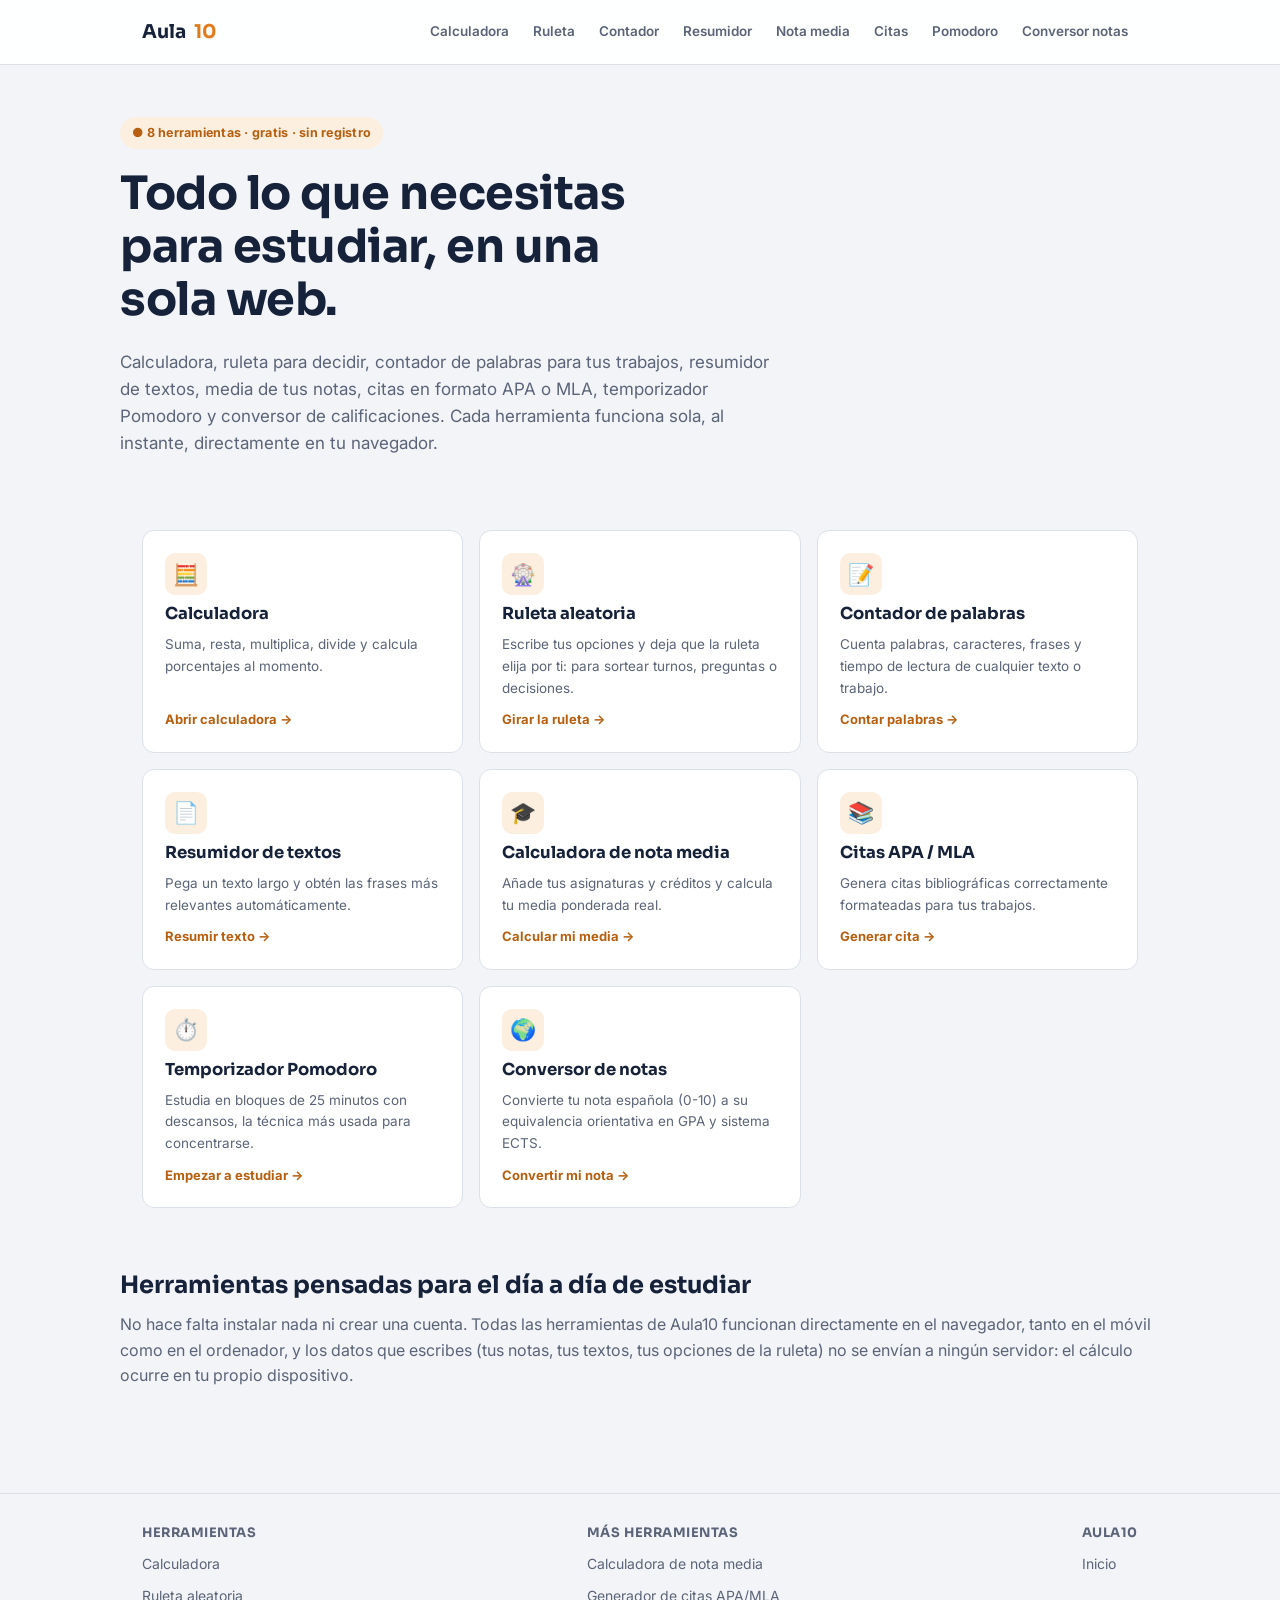
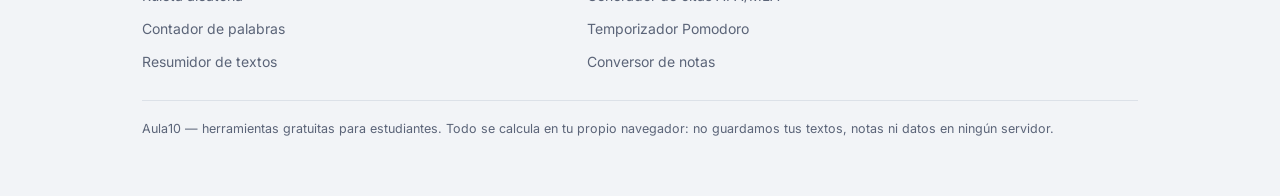
<file: index.html>
<!DOCTYPE html>
<html lang="es">
<head>
  <meta name="google-site-verification" content="pkbd58X4PhVsfBByOkDl1LZkJi2cjoH7y_ZD5baOdH0" />
<meta charset="UTF-8">
<meta name="viewport" content="width=device-width, initial-scale=1.0">
<title>Aula10 — Herramientas gratuitas para estudiantes (calculadora, ruleta, contador de palabras y más)</title>
<meta name="description" content="Herramientas online gratuitas para estudiantes: calculadora, ruleta aleatoria, contador de palabras, resumidor de textos, calculadora de nota media, generador de citas APA/MLA, temporizador Pomodoro y conversor de notas. Sin registro.">
<link rel="canonical" href="https://tu-usuario.github.io/aula10/">
<meta property="og:type" content="website">
<meta property="og:title" content="Aula10 — Herramientas gratuitas para estudiantes">
<meta property="og:description" content="Calculadora, ruleta, contador de palabras, resumidor, nota media, citas APA/MLA, Pomodoro y más. Todo gratis, sin registro.">
<meta property="og:url" content="https://tu-usuario.github.io/aula10/">
<meta property="og:locale" content="es_ES">
<link rel="preconnect" href="https://fonts.googleapis.com">
<link href="https://fonts.googleapis.com/css2?family=Sora:wght@600;700;800&family=Inter:wght@400;500;600;700&display=swap" rel="stylesheet">
<link rel="stylesheet" href="style.css">
</head>
<body>

<header class="site-header">
  <div class="wrap">
    <a href="index.html" class="logo">Aula<span class="dot">10</span></a>
    <nav class="mainnav">
      <a href="calculadora.html">Calculadora</a>
      <a href="ruleta.html">Ruleta</a>
      <a href="contador-palabras.html">Contador</a>
      <a href="resumidor-texto.html">Resumidor</a>
      <a href="nota-media.html">Nota media</a>
      <a href="citas.html">Citas</a>
      <a href="pomodoro.html">Pomodoro</a>
      <a href="conversor-notas.html">Conversor notas</a>
    </nav>
  </div>
</header>

<section class="hero wrap">
  <div class="eyebrow">● 8 herramientas · gratis · sin registro</div>
  <h1>Todo lo que necesitas para estudiar, en una sola web.</h1>
  <p class="lead">Calculadora, ruleta para decidir, contador de palabras para tus trabajos, resumidor de textos, media de tus notas, citas en formato APA o MLA, temporizador Pomodoro y conversor de calificaciones. Cada herramienta funciona sola, al instante, directamente en tu navegador.</p>
</section>

<div class="wrap">
  <div class="tool-grid">

    <a class="tool-card" href="calculadora.html">
      <div class="icon">🧮</div>
      <h3>Calculadora</h3>
      <p>Suma, resta, multiplica, divide y calcula porcentajes al momento.</p>
      <span class="go">Abrir calculadora →</span>
    </a>

    <a class="tool-card" href="ruleta.html">
      <div class="icon">🎡</div>
      <h3>Ruleta aleatoria</h3>
      <p>Escribe tus opciones y deja que la ruleta elija por ti: para sortear turnos, preguntas o decisiones.</p>
      <span class="go">Girar la ruleta →</span>
    </a>

    <a class="tool-card" href="contador-palabras.html">
      <div class="icon">📝</div>
      <h3>Contador de palabras</h3>
      <p>Cuenta palabras, caracteres, frases y tiempo de lectura de cualquier texto o trabajo.</p>
      <span class="go">Contar palabras →</span>
    </a>

    <a class="tool-card" href="resumidor-texto.html">
      <div class="icon">📄</div>
      <h3>Resumidor de textos</h3>
      <p>Pega un texto largo y obtén las frases más relevantes automáticamente.</p>
      <span class="go">Resumir texto →</span>
    </a>

    <a class="tool-card" href="nota-media.html">
      <div class="icon">🎓</div>
      <h3>Calculadora de nota media</h3>
      <p>Añade tus asignaturas y créditos y calcula tu media ponderada real.</p>
      <span class="go">Calcular mi media →</span>
    </a>

    <a class="tool-card" href="citas.html">
      <div class="icon">📚</div>
      <h3>Citas APA / MLA</h3>
      <p>Genera citas bibliográficas correctamente formateadas para tus trabajos.</p>
      <span class="go">Generar cita →</span>
    </a>

    <a class="tool-card" href="pomodoro.html">
      <div class="icon">⏱️</div>
      <h3>Temporizador Pomodoro</h3>
      <p>Estudia en bloques de 25 minutos con descansos, la técnica más usada para concentrarse.</p>
      <span class="go">Empezar a estudiar →</span>
    </a>

    <a class="tool-card" href="conversor-notas.html">
      <div class="icon">🌍</div>
      <h3>Conversor de notas</h3>
      <p>Convierte tu nota española (0-10) a su equivalencia orientativa en GPA y sistema ECTS.</p>
      <span class="go">Convertir mi nota →</span>
    </a>

  </div>
</div>

<section class="block wrap">
  <h2>Herramientas pensadas para el día a día de estudiar</h2>
  <p>No hace falta instalar nada ni crear una cuenta. Todas las herramientas de Aula10 funcionan directamente en el navegador, tanto en el móvil como en el ordenador, y los datos que escribes (tus notas, tus textos, tus opciones de la ruleta) no se envían a ningún servidor: el cálculo ocurre en tu propio dispositivo.</p>
</section>

<footer class="site-footer">
  <div class="wrap">
    <div class="cols">
      <div>
        <h4>Herramientas</h4>
        <ul>
          <li><a href="calculadora.html">Calculadora</a></li>
          <li><a href="ruleta.html">Ruleta aleatoria</a></li>
          <li><a href="contador-palabras.html">Contador de palabras</a></li>
          <li><a href="resumidor-texto.html">Resumidor de textos</a></li>
        </ul>
      </div>
      <div>
        <h4>Más herramientas</h4>
        <ul>
          <li><a href="nota-media.html">Calculadora de nota media</a></li>
          <li><a href="citas.html">Generador de citas APA/MLA</a></li>
          <li><a href="pomodoro.html">Temporizador Pomodoro</a></li>
          <li><a href="conversor-notas.html">Conversor de notas</a></li>
        </ul>
      </div>
      <div>
        <h4>Aula10</h4>
        <ul><li><a href="index.html">Inicio</a></li></ul>
      </div>
    </div>
    <p class="fine">Aula10 — herramientas gratuitas para estudiantes. Todo se calcula en tu propio navegador: no guardamos tus textos, notas ni datos en ningún servidor.</p>
  </div>
</footer>

</body>
</html>
</file>
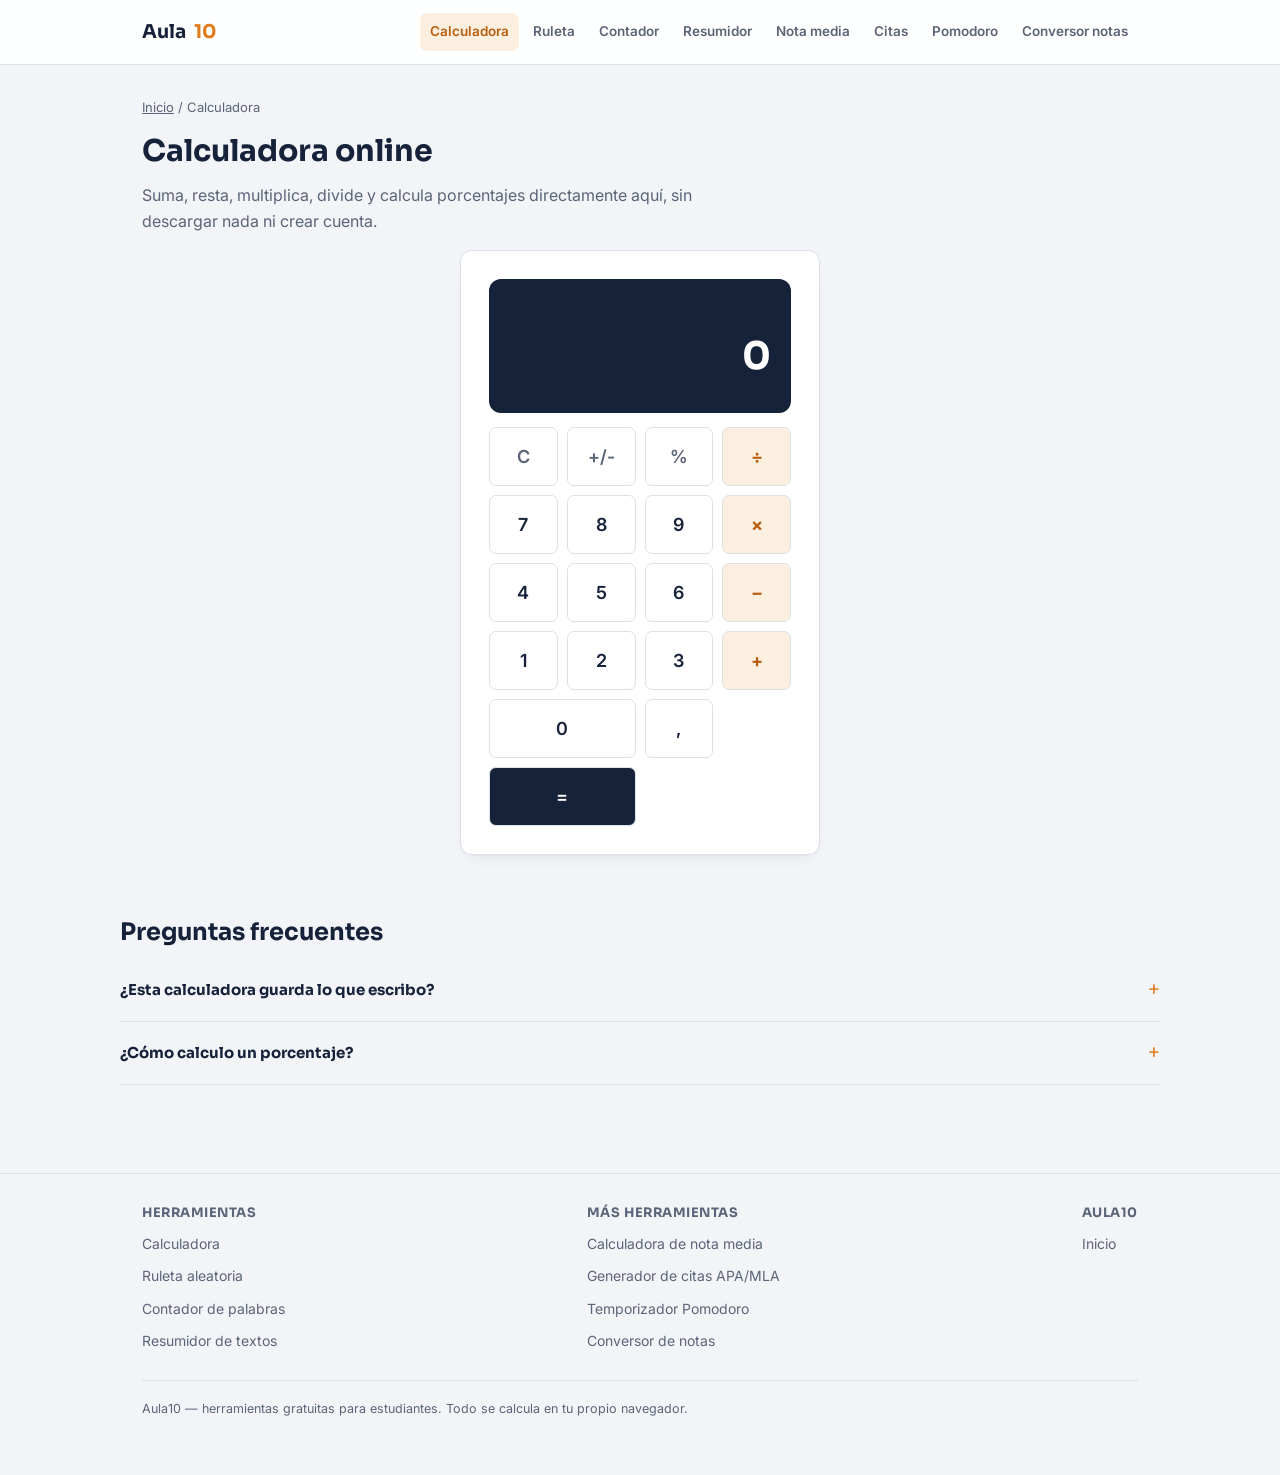
<file: calculadora.html>
<!DOCTYPE html>
<html lang="es">
<head>
<meta charset="UTF-8">
<meta name="viewport" content="width=device-width, initial-scale=1.0">
<title>Calculadora Online Gratis — Suma, Resta, Porcentajes | Aula10</title>
<meta name="description" content="Calculadora online gratuita y sin registro. Suma, resta, multiplica, divide y calcula porcentajes al instante desde el navegador, en el móvil o el ordenador.">
<link rel="canonical" href="https://tu-usuario.github.io/aula10/calculadora.html">
<meta property="og:type" content="website">
<meta property="og:title" content="Calculadora Online Gratis | Aula10">
<meta property="og:description" content="Suma, resta, multiplica, divide y calcula porcentajes al instante. Gratis, sin registro.">
<link rel="preconnect" href="https://fonts.googleapis.com">
<link href="https://fonts.googleapis.com/css2?family=Sora:wght@600;700;800&family=Inter:wght@400;500;600;700&display=swap" rel="stylesheet">
<link rel="stylesheet" href="style.css">
<style>
  .calc-wrap{max-width:360px;margin:0 auto;}
  .calc-screen{
    background:var(--ink);color:#fff;border-radius:var(--radius);
    padding:26px 20px;text-align:right;margin-bottom:14px;
  }
  .calc-prev{font-size:13px;color:#B7BECF;min-height:16px;overflow-x:auto;white-space:nowrap;}
  .calc-current{font-family:'Sora',sans-serif;font-weight:700;font-size:38px;overflow-x:auto;white-space:nowrap;}
  .calc-grid{display:grid;grid-template-columns:repeat(4,1fr);gap:9px;}
  .calc-btn{
    border:none;border-radius:var(--radius-sm);padding:18px 0;font-size:18px;font-weight:600;
    background:#fff;border:1.5px solid var(--line);cursor:pointer;color:var(--ink);
  }
  .calc-btn:active{background:var(--bg);}
  .calc-btn.op{background:#FCEFE0;color:var(--accent-dark);font-weight:700;}
  .calc-btn.eq{background:var(--ink);color:#fff;grid-column:span 2;}
  .calc-btn.wide{grid-column:span 2;}
  .calc-btn.fn{color:var(--ink-soft);}
</style>
</head>
<body>

<header class="site-header">
  <div class="wrap">
    <a href="index.html" class="logo">Aula<span class="dot">10</span></a>
    <nav class="mainnav">
      <a href="calculadora.html" class="active">Calculadora</a>
      <a href="ruleta.html">Ruleta</a>
      <a href="contador-palabras.html">Contador</a>
      <a href="resumidor-texto.html">Resumidor</a>
      <a href="nota-media.html">Nota media</a>
      <a href="citas.html">Citas</a>
      <a href="pomodoro.html">Pomodoro</a>
      <a href="conversor-notas.html">Conversor notas</a>
    </nav>
  </div>
</header>

<div class="wrap" style="padding-top:32px;">
  <p class="crumb"><a href="index.html">Inicio</a> / Calculadora</p>
  <h1 style="font-size:30px;">Calculadora online</h1>
  <p style="max-width:60ch;">Suma, resta, multiplica, divide y calcula porcentajes directamente aquí, sin descargar nada ni crear cuenta.</p>
</div>

<div class="wrap" style="padding-bottom:56px;">
  <div class="calc-wrap card">
    <div class="calc-screen">
      <div class="calc-prev" id="calcPrev">&nbsp;</div>
      <div class="calc-current" id="calcCurrent">0</div>
    </div>
    <div class="calc-grid">
      <button class="calc-btn fn" data-action="clear">C</button>
      <button class="calc-btn fn" data-action="sign">+/-</button>
      <button class="calc-btn fn" data-action="percent">%</button>
      <button class="calc-btn op" data-action="op" data-op="÷">÷</button>

      <button class="calc-btn" data-action="digit">7</button>
      <button class="calc-btn" data-action="digit">8</button>
      <button class="calc-btn" data-action="digit">9</button>
      <button class="calc-btn op" data-action="op" data-op="×">×</button>

      <button class="calc-btn" data-action="digit">4</button>
      <button class="calc-btn" data-action="digit">5</button>
      <button class="calc-btn" data-action="digit">6</button>
      <button class="calc-btn op" data-action="op" data-op="−">−</button>

      <button class="calc-btn" data-action="digit">1</button>
      <button class="calc-btn" data-action="digit">2</button>
      <button class="calc-btn" data-action="digit">3</button>
      <button class="calc-btn op" data-action="op" data-op="+">+</button>

      <button class="calc-btn wide" data-action="digit">0</button>
      <button class="calc-btn" data-action="decimal">,</button>
      <button class="calc-btn eq" data-action="equals">=</button>
    </div>
  </div>
</div>

<section class="block wrap">
  <h2>Preguntas frecuentes</h2>
  <div class="faq">
    <details>
      <summary>¿Esta calculadora guarda lo que escribo?</summary>
      <p>No. Todo el cálculo ocurre en tu propio navegador; no se envía ni se guarda ningún dato en ningún servidor.</p>
    </details>
    <details>
      <summary>¿Cómo calculo un porcentaje?</summary>
      <p>Escribe el número, pulsa "%" para convertirlo en su valor porcentual, y combínalo con otra operación. Por ejemplo, para calcular el 20% de 50, escribe 50, luego ×, luego 20, luego %.</p>
    </details>
  </div>
</section>

<footer class="site-footer">
  <div class="wrap">
    <div class="cols">
      <div><h4>Herramientas</h4><ul>
        <li><a href="calculadora.html">Calculadora</a></li>
        <li><a href="ruleta.html">Ruleta aleatoria</a></li>
        <li><a href="contador-palabras.html">Contador de palabras</a></li>
        <li><a href="resumidor-texto.html">Resumidor de textos</a></li>
      </ul></div>
      <div><h4>Más herramientas</h4><ul>
        <li><a href="nota-media.html">Calculadora de nota media</a></li>
        <li><a href="citas.html">Generador de citas APA/MLA</a></li>
        <li><a href="pomodoro.html">Temporizador Pomodoro</a></li>
        <li><a href="conversor-notas.html">Conversor de notas</a></li>
      </ul></div>
      <div><h4>Aula10</h4><ul><li><a href="index.html">Inicio</a></li></ul></div>
    </div>
    <p class="fine">Aula10 — herramientas gratuitas para estudiantes. Todo se calcula en tu propio navegador.</p>
  </div>
</footer>

<script>
let current = "0";
let previous = "";
let operator = null;
let justEvaluated = false;

const currentEl = document.getElementById("calcCurrent");
const prevEl = document.getElementById("calcPrev");

function render(){
  currentEl.textContent = current;
  prevEl.textContent = previous && operator ? `${previous} ${operator}` : "\u00A0";
}

function inputDigit(d){
  if(justEvaluated){ current = "0"; justEvaluated = false; }
  current = current === "0" ? d : current + d;
}
function inputDecimal(){
  if(justEvaluated){ current = "0"; justEvaluated = false; }
  if(!current.includes(",")) current += ",";
}
function setOperator(op){
  if(operator && !justEvaluated){ evaluate(); }
  previous = current;
  operator = op;
  current = "0";
  justEvaluated = false;
}
function toNumber(str){ return parseFloat(str.replace(",", ".")); }
function formatResult(n){
  if(!isFinite(n)) return "Error";
  let s = Math.round(n * 1e10) / 1e10;
  return s.toString().replace(".", ",");
}
function evaluate(){
  if(operator === null || previous === "") return;
  const a = toNumber(previous);
  const b = toNumber(current);
  let result;
  switch(operator){
    case "+": result = a + b; break;
    case "−": result = a - b; break;
    case "×": result = a * b; break;
    case "÷": result = b === 0 ? NaN : a / b; break;
    default: return;
  }
  current = formatResult(result);
  previous = "";
  operator = null;
  justEvaluated = true;
}
function clearAll(){
  current = "0"; previous = ""; operator = null; justEvaluated = false;
}
function toggleSign(){
  if(current === "0") return;
  current = current.startsWith("-") ? current.slice(1) : "-" + current;
}
function toPercent(){
  current = formatResult(toNumber(current) / 100);
}

document.querySelectorAll(".calc-btn").forEach(btn => {
  btn.addEventListener("click", () => {
    const action = btn.dataset.action;
    if(action === "digit") inputDigit(btn.textContent.trim());
    else if(action === "decimal") inputDecimal();
    else if(action === "op") setOperator(btn.dataset.op);
    else if(action === "equals") evaluate();
    else if(action === "clear") clearAll();
    else if(action === "sign") toggleSign();
    else if(action === "percent") toPercent();
    render();
  });
});

// Soporte de teclado
window.addEventListener("keydown", (e) => {
  if(e.key >= "0" && e.key <= "9"){ inputDigit(e.key); render(); }
  else if(e.key === "."||e.key===","){ inputDecimal(); render(); }
  else if(["+","-","*","/"].includes(e.key)){
    const map = {"+":"+","-":"−","*":"×","/":"÷"};
    setOperator(map[e.key]); render();
  }
  else if(e.key === "Enter" || e.key === "="){ evaluate(); render(); }
  else if(e.key === "Escape"){ clearAll(); render(); }
  else if(e.key === "Backspace"){
    current = current.length > 1 ? current.slice(0,-1) : "0";
    render();
  }
});

render();
</script>

</body>
</html>
</file>
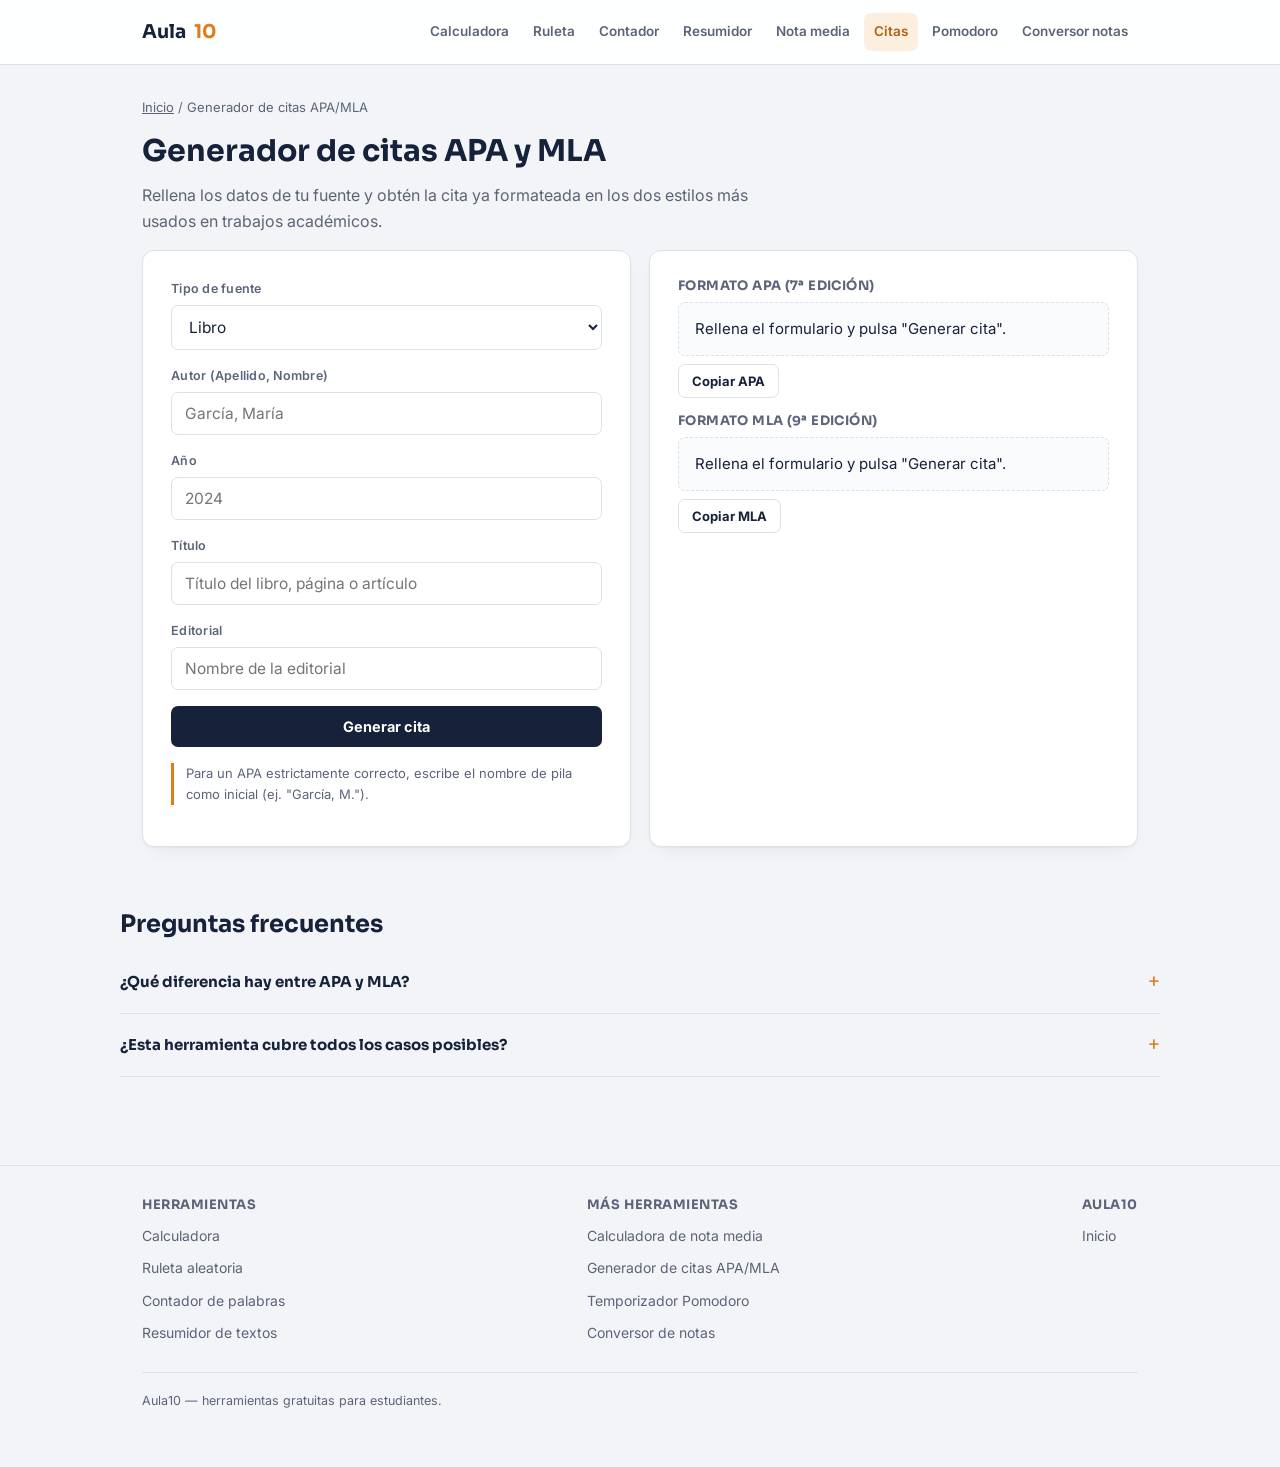
<file: citas.html>
<!DOCTYPE html>
<html lang="es">
<head>
<meta charset="UTF-8">
<meta name="viewport" content="width=device-width, initial-scale=1.0">
<title>Generador de Citas APA y MLA Online Gratis | Aula10</title>
<meta name="description" content="Genera citas bibliográficas en formato APA 7 y MLA 9 para libros, páginas web y artículos de revista. Rellena el formulario y copia la cita ya formateada.">
<link rel="canonical" href="https://tu-usuario.github.io/aula10/citas.html">
<meta property="og:type" content="website">
<meta property="og:title" content="Generador de Citas APA y MLA | Aula10">
<meta property="og:description" content="Genera citas en formato APA 7 y MLA 9 en segundos.">
<link rel="preconnect" href="https://fonts.googleapis.com">
<link href="https://fonts.googleapis.com/css2?family=Sora:wght@600;700;800&family=Inter:wght@400;500;600;700&display=swap" rel="stylesheet">
<link rel="stylesheet" href="style.css">
<style>
  .cite-out{margin-bottom:16px;}
  .cite-out h4{font-family:'Sora',sans-serif;font-size:13px;text-transform:uppercase;letter-spacing:.03em;color:var(--ink-soft);margin-bottom:8px;}
  .cite-out .box{background:#FAFBFC;border:1.5px dashed var(--line);border-radius:var(--radius-sm);padding:14px 16px;font-size:15px;line-height:1.6;}
  .hidden-field{display:none;}
</style>
</head>
<body>

<header class="site-header">
  <div class="wrap">
    <a href="index.html" class="logo">Aula<span class="dot">10</span></a>
    <nav class="mainnav">
      <a href="calculadora.html">Calculadora</a>
      <a href="ruleta.html">Ruleta</a>
      <a href="contador-palabras.html">Contador</a>
      <a href="resumidor-texto.html">Resumidor</a>
      <a href="nota-media.html">Nota media</a>
      <a href="citas.html" class="active">Citas</a>
      <a href="pomodoro.html">Pomodoro</a>
      <a href="conversor-notas.html">Conversor notas</a>
    </nav>
  </div>
</header>

<div class="wrap" style="padding-top:32px;">
  <p class="crumb"><a href="index.html">Inicio</a> / Generador de citas APA/MLA</p>
  <h1 style="font-size:30px;">Generador de citas APA y MLA</h1>
  <p style="max-width:64ch;">Rellena los datos de tu fuente y obtén la cita ya formateada en los dos estilos más usados en trabajos académicos.</p>
</div>

<div class="wrap" style="padding-bottom:56px;">
  <div class="grid-2">
    <div class="card">
      <div class="field">
        <label for="tipoFuente">Tipo de fuente</label>
        <select id="tipoFuente">
          <option value="libro">Libro</option>
          <option value="web">Página web</option>
          <option value="articulo">Artículo de revista académica</option>
        </select>
      </div>
      <div class="field">
        <label for="autor">Autor (Apellido, Nombre)</label>
        <input type="text" id="autor" placeholder="García, María">
      </div>
      <div class="field">
        <label for="anio">Año</label>
        <input type="text" id="anio" placeholder="2024">
      </div>
      <div class="field">
        <label for="titulo">Título</label>
        <input type="text" id="titulo" placeholder="Título del libro, página o artículo">
      </div>
      <div class="field">
        <label id="fuenteLabel" for="fuente">Editorial</label>
        <input type="text" id="fuente" placeholder="Nombre de la editorial">
      </div>
      <div class="field hidden-field" id="volNumField">
        <label for="volNum">Volumen y número (ej. 12(3))</label>
        <input type="text" id="volNum" placeholder="12(3)">
      </div>
      <div class="field hidden-field" id="paginasField">
        <label for="paginas">Páginas (ej. 45-60)</label>
        <input type="text" id="paginas" placeholder="45-60">
      </div>
      <div class="field hidden-field" id="urlField">
        <label for="url">URL</label>
        <input type="text" id="url" placeholder="https://...">
      </div>
      <button class="btn block" id="generarBtn">Generar cita</button>
      <p class="note" id="apaNote">Para un APA estrictamente correcto, escribe el nombre de pila como inicial (ej. "García, M.").</p>
    </div>

    <div class="card">
      <div class="cite-out">
        <h4>Formato APA (7ª edición)</h4>
        <div class="box" id="apaOut">Rellena el formulario y pulsa "Generar cita".</div>
        <button class="btn secondary small" data-copy="apaOut" style="margin-top:8px;">Copiar APA</button>
      </div>
      <div class="cite-out">
        <h4>Formato MLA (9ª edición)</h4>
        <div class="box" id="mlaOut">Rellena el formulario y pulsa "Generar cita".</div>
        <button class="btn secondary small" data-copy="mlaOut" style="margin-top:8px;">Copiar MLA</button>
      </div>
    </div>
  </div>
</div>

<section class="block wrap">
  <h2>Preguntas frecuentes</h2>
  <div class="faq">
    <details>
      <summary>¿Qué diferencia hay entre APA y MLA?</summary>
      <p>APA se usa sobre todo en ciencias sociales y pone el año justo después del autor; MLA se usa más en humanidades y pone el año al final, junto a la editorial o la fuente.</p>
    </details>
    <details>
      <summary>¿Esta herramienta cubre todos los casos posibles?</summary>
      <p>Cubre los tres casos más comunes en un trabajo de instituto o universidad (libro, página web y artículo). Para casos especiales (varios autores, capítulos de libro, tesis...) consulta la guía oficial de tu universidad o de la APA/MLA.</p>
    </details>
  </div>
</section>

<footer class="site-footer">
  <div class="wrap">
    <div class="cols">
      <div><h4>Herramientas</h4><ul>
        <li><a href="calculadora.html">Calculadora</a></li>
        <li><a href="ruleta.html">Ruleta aleatoria</a></li>
        <li><a href="contador-palabras.html">Contador de palabras</a></li>
        <li><a href="resumidor-texto.html">Resumidor de textos</a></li>
      </ul></div>
      <div><h4>Más herramientas</h4><ul>
        <li><a href="nota-media.html">Calculadora de nota media</a></li>
        <li><a href="citas.html">Generador de citas APA/MLA</a></li>
        <li><a href="pomodoro.html">Temporizador Pomodoro</a></li>
        <li><a href="conversor-notas.html">Conversor de notas</a></li>
      </ul></div>
      <div><h4>Aula10</h4><ul><li><a href="index.html">Inicio</a></li></ul></div>
    </div>
    <p class="fine">Aula10 — herramientas gratuitas para estudiantes.</p>
  </div>
</footer>

<script>
const tipoFuente = document.getElementById("tipoFuente");
const fuenteLabel = document.getElementById("fuenteLabel");
const volNumField = document.getElementById("volNumField");
const paginasField = document.getElementById("paginasField");
const urlField = document.getElementById("urlField");

function toggleFields(){
  const t = tipoFuente.value;
  volNumField.classList.toggle("hidden-field", t !== "articulo");
  paginasField.classList.toggle("hidden-field", t !== "articulo");
  urlField.classList.toggle("hidden-field", t !== "web");
  fuenteLabel.textContent = t === "libro" ? "Editorial" : t === "web" ? "Nombre del sitio web" : "Nombre de la revista";
}
tipoFuente.addEventListener("change", toggleFields);
toggleFields();

function val(id){ return document.getElementById(id).value.trim(); }

function generar(){
  const tipo = tipoFuente.value;
  const autor = val("autor") || "Apellido, Nombre";
  const anio = val("anio") || "s.f.";
  const titulo = val("titulo") || "Título sin especificar";
  const fuente = val("fuente");
  const url = val("url");
  const volNum = val("volNum");
  const paginas = val("paginas");

  let apa = "", mla = "";

  if(tipo === "libro"){
    apa = `${autor} (${anio}). ${titulo}. ${fuente}.`;
    mla = `${autor}. ${titulo}. ${fuente}, ${anio}.`;
  } else if(tipo === "web"){
    apa = `${autor} (${anio}). ${titulo}. ${fuente}. ${url}`;
    mla = `${autor}. "${titulo}." ${fuente}, ${anio}, ${url}.`;
  } else {
    apa = `${autor} (${anio}). ${titulo}. ${fuente}${volNum ? ", " + volNum : ""}${paginas ? ", " + paginas : ""}.`;
    mla = `${autor}. "${titulo}." ${fuente}${volNum ? ", vol. " + volNum : ""}, ${anio}${paginas ? ", pp. " + paginas : ""}.`;
  }

  document.getElementById("apaOut").textContent = apa;
  document.getElementById("mlaOut").textContent = mla;
}

document.getElementById("generarBtn").addEventListener("click", generar);

document.querySelectorAll("[data-copy]").forEach(btn => {
  btn.addEventListener("click", () => {
    const text = document.getElementById(btn.dataset.copy).textContent;
    navigator.clipboard.writeText(text).then(() => {
      const old = btn.textContent; btn.textContent = "¡Copiado!";
      setTimeout(() => btn.textContent = old, 1500);
    });
  });
});
</script>

</body>
</html>
</file>
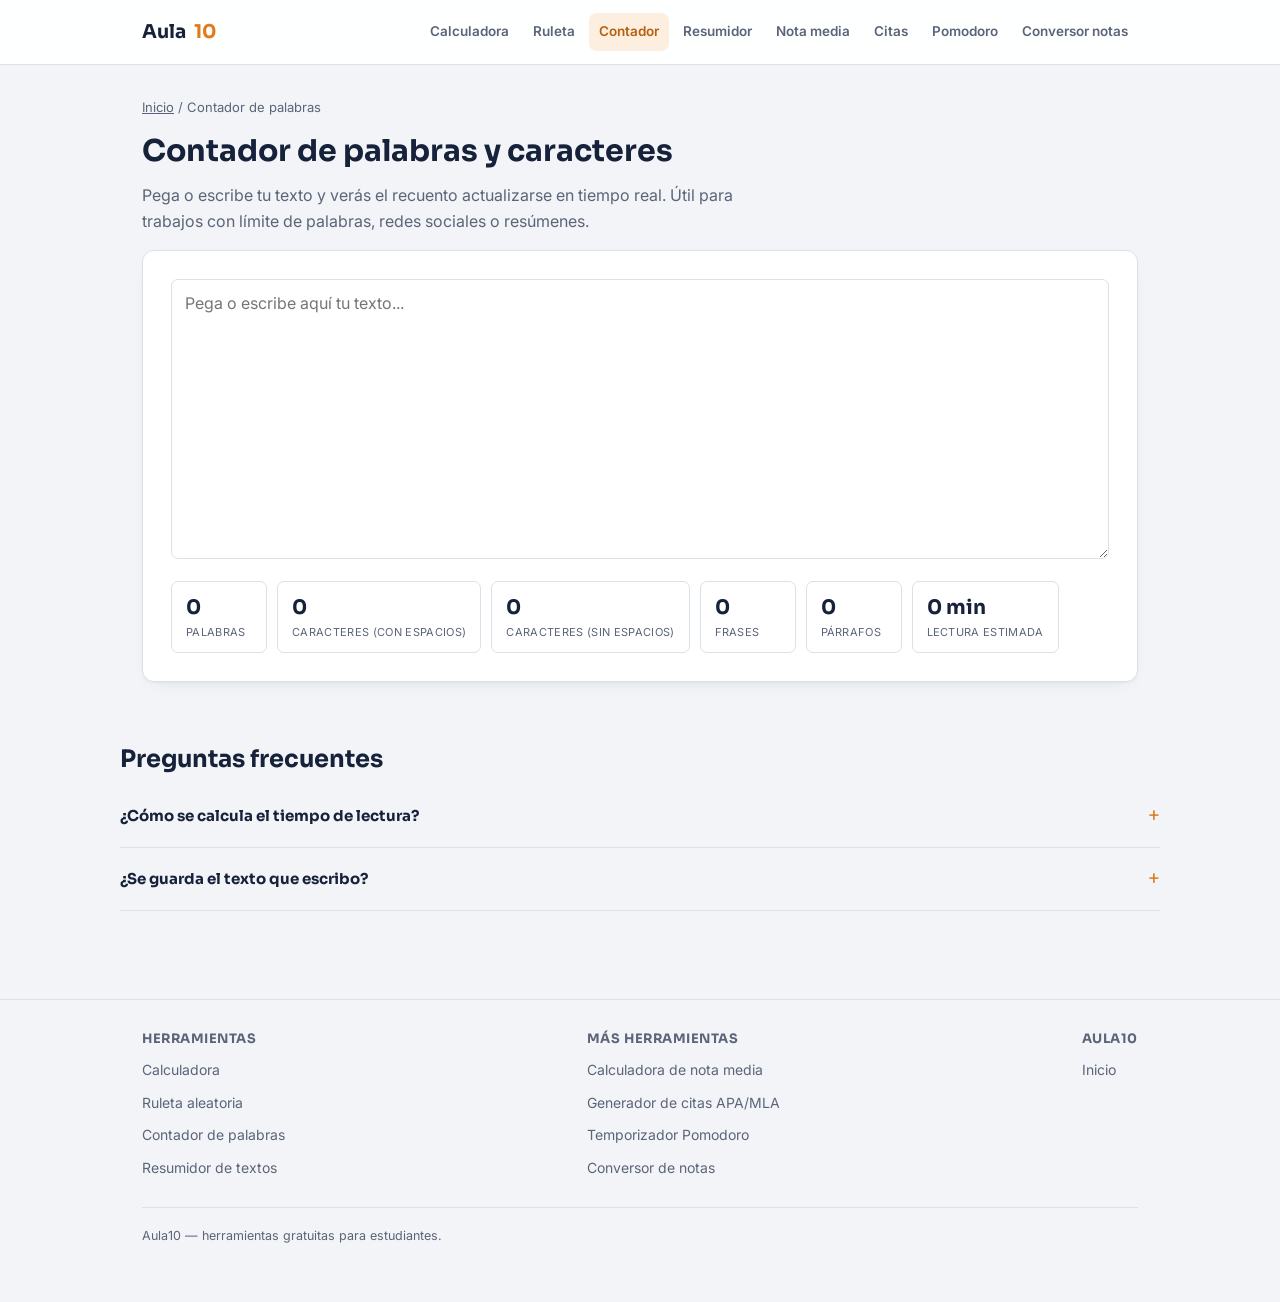
<file: contador-palabras.html>
<!DOCTYPE html>
<html lang="es">
<head>
<meta charset="UTF-8">
<meta name="viewport" content="width=device-width, initial-scale=1.0">
<title>Contador de Palabras y Caracteres Online Gratis | Aula10</title>
<meta name="description" content="Cuenta palabras, caracteres, frases, párrafos y tiempo de lectura de tu texto o trabajo al instante. Gratis, sin registro y sin límite de longitud.">
<link rel="canonical" href="https://tu-usuario.github.io/aula10/contador-palabras.html">
<meta property="og:type" content="website">
<meta property="og:title" content="Contador de Palabras y Caracteres | Aula10">
<meta property="og:description" content="Cuenta palabras, caracteres, frases y tiempo de lectura al instante.">
<link rel="preconnect" href="https://fonts.googleapis.com">
<link href="https://fonts.googleapis.com/css2?family=Sora:wght@600;700;800&family=Inter:wght@400;500;600;700&display=swap" rel="stylesheet">
<link rel="stylesheet" href="style.css">
<style>
  #textInput{min-height:280px;font-size:16px;}
</style>
</head>
<body>

<header class="site-header">
  <div class="wrap">
    <a href="index.html" class="logo">Aula<span class="dot">10</span></a>
    <nav class="mainnav">
      <a href="calculadora.html">Calculadora</a>
      <a href="ruleta.html">Ruleta</a>
      <a href="contador-palabras.html" class="active">Contador</a>
      <a href="resumidor-texto.html">Resumidor</a>
      <a href="nota-media.html">Nota media</a>
      <a href="citas.html">Citas</a>
      <a href="pomodoro.html">Pomodoro</a>
      <a href="conversor-notas.html">Conversor notas</a>
    </nav>
  </div>
</header>

<div class="wrap" style="padding-top:32px;">
  <p class="crumb"><a href="index.html">Inicio</a> / Contador de palabras</p>
  <h1 style="font-size:30px;">Contador de palabras y caracteres</h1>
  <p style="max-width:60ch;">Pega o escribe tu texto y verás el recuento actualizarse en tiempo real. Útil para trabajos con límite de palabras, redes sociales o resúmenes.</p>
</div>

<div class="wrap" style="padding-bottom:56px;">
  <div class="card">
    <textarea id="textInput" placeholder="Pega o escribe aquí tu texto..."></textarea>
    <div class="stat-row">
      <div class="stat-chip"><div class="n" id="statWords">0</div><div class="l">Palabras</div></div>
      <div class="stat-chip"><div class="n" id="statCharsSp">0</div><div class="l">Caracteres (con espacios)</div></div>
      <div class="stat-chip"><div class="n" id="statCharsNoSp">0</div><div class="l">Caracteres (sin espacios)</div></div>
      <div class="stat-chip"><div class="n" id="statSentences">0</div><div class="l">Frases</div></div>
      <div class="stat-chip"><div class="n" id="statParagraphs">0</div><div class="l">Párrafos</div></div>
      <div class="stat-chip"><div class="n" id="statReading">0 min</div><div class="l">Lectura estimada</div></div>
    </div>
  </div>
</div>

<section class="block wrap">
  <h2>Preguntas frecuentes</h2>
  <div class="faq">
    <details>
      <summary>¿Cómo se calcula el tiempo de lectura?</summary>
      <p>Se estima sobre una velocidad media de lectura de 200 palabras por minuto en español, redondeando siempre hacia arriba.</p>
    </details>
    <details>
      <summary>¿Se guarda el texto que escribo?</summary>
      <p>No, el recuento se hace en tu propio navegador y el texto nunca se envía a ningún servidor.</p>
    </details>
  </div>
</section>

<footer class="site-footer">
  <div class="wrap">
    <div class="cols">
      <div><h4>Herramientas</h4><ul>
        <li><a href="calculadora.html">Calculadora</a></li>
        <li><a href="ruleta.html">Ruleta aleatoria</a></li>
        <li><a href="contador-palabras.html">Contador de palabras</a></li>
        <li><a href="resumidor-texto.html">Resumidor de textos</a></li>
      </ul></div>
      <div><h4>Más herramientas</h4><ul>
        <li><a href="nota-media.html">Calculadora de nota media</a></li>
        <li><a href="citas.html">Generador de citas APA/MLA</a></li>
        <li><a href="pomodoro.html">Temporizador Pomodoro</a></li>
        <li><a href="conversor-notas.html">Conversor de notas</a></li>
      </ul></div>
      <div><h4>Aula10</h4><ul><li><a href="index.html">Inicio</a></li></ul></div>
    </div>
    <p class="fine">Aula10 — herramientas gratuitas para estudiantes.</p>
  </div>
</footer>

<script>
const input = document.getElementById("textInput");
function update(){
  const text = input.value;
  const words = text.trim().length ? text.trim().split(/\s+/) : [];
  const charsSp = text.length;
  const charsNoSp = text.replace(/\s/g,"").length;
  const sentences = text.split(/[.!?]+/).map(s=>s.trim()).filter(Boolean);
  const paragraphs = text.split(/\n+/).map(p=>p.trim()).filter(Boolean);
  const readingMin = Math.max(1, Math.ceil(words.length/200));

  document.getElementById("statWords").textContent = words.length;
  document.getElementById("statCharsSp").textContent = charsSp;
  document.getElementById("statCharsNoSp").textContent = charsNoSp;
  document.getElementById("statSentences").textContent = sentences.length;
  document.getElementById("statParagraphs").textContent = paragraphs.length;
  document.getElementById("statReading").textContent = (text.trim()? readingMin : 0) + " min";
}
input.addEventListener("input", update);
update();
</script>

</body>
</html>
</file>
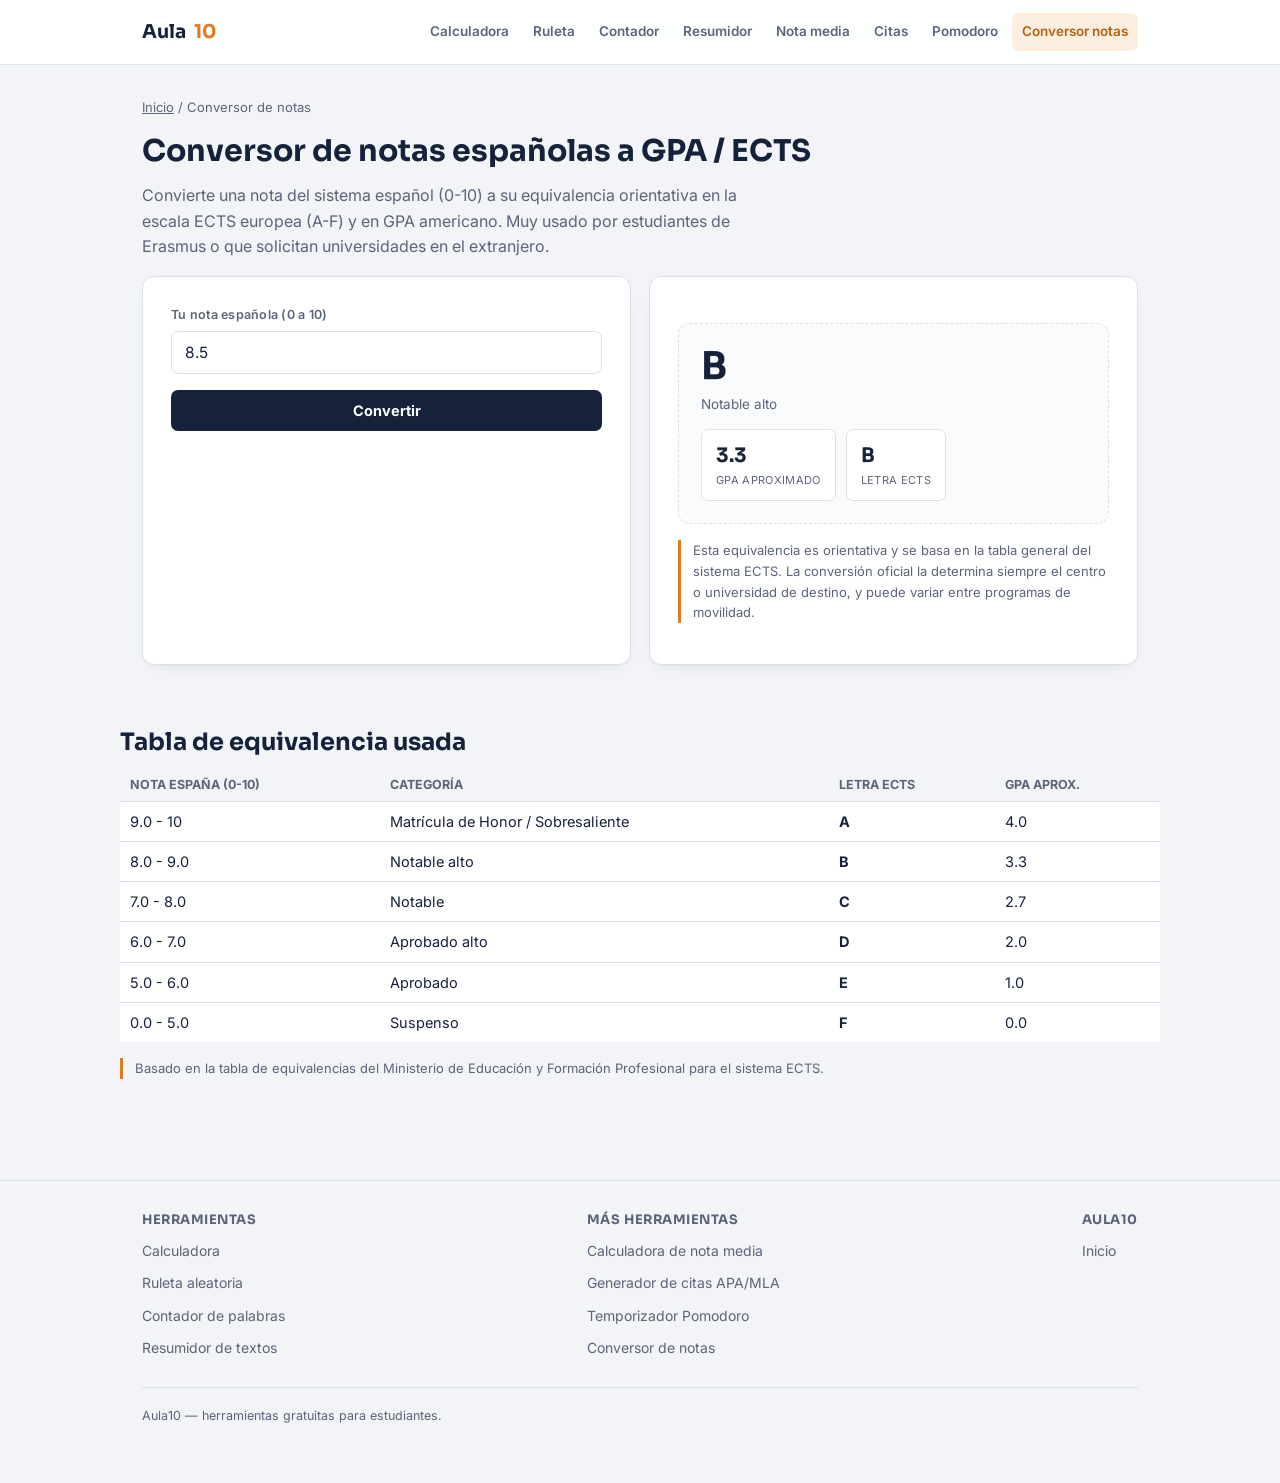
<file: conversor-notas.html>
<!DOCTYPE html>
<html lang="es">
<head>
<meta charset="UTF-8">
<meta name="viewport" content="width=device-width, initial-scale=1.0">
<title>Conversor de Notas Españolas a GPA y ECTS | Aula10</title>
<meta name="description" content="Convierte tu nota española (0-10) a su equivalencia orientativa en el sistema ECTS (A-F) y en GPA americano. Útil para Erasmus, intercambios y solicitudes internacionales.">
<link rel="canonical" href="https://tu-usuario.github.io/aula10/conversor-notas.html">
<meta property="og:type" content="website">
<meta property="og:title" content="Conversor de Notas a GPA y ECTS | Aula10">
<meta property="og:description" content="Convierte tu nota española a su equivalencia orientativa en GPA y ECTS.">
<link rel="preconnect" href="https://fonts.googleapis.com">
<link href="https://fonts.googleapis.com/css2?family=Sora:wght@600;700;800&family=Inter:wght@400;500;600;700&display=swap" rel="stylesheet">
<link rel="stylesheet" href="style.css">
</head>
<body>

<header class="site-header">
  <div class="wrap">
    <a href="index.html" class="logo">Aula<span class="dot">10</span></a>
    <nav class="mainnav">
      <a href="calculadora.html">Calculadora</a>
      <a href="ruleta.html">Ruleta</a>
      <a href="contador-palabras.html">Contador</a>
      <a href="resumidor-texto.html">Resumidor</a>
      <a href="nota-media.html">Nota media</a>
      <a href="citas.html">Citas</a>
      <a href="pomodoro.html">Pomodoro</a>
      <a href="conversor-notas.html" class="active">Conversor notas</a>
    </nav>
  </div>
</header>

<div class="wrap" style="padding-top:32px;">
  <p class="crumb"><a href="index.html">Inicio</a> / Conversor de notas</p>
  <h1 style="font-size:30px;">Conversor de notas españolas a GPA / ECTS</h1>
  <p style="max-width:64ch;">Convierte una nota del sistema español (0-10) a su equivalencia orientativa en la escala ECTS europea (A-F) y en GPA americano. Muy usado por estudiantes de Erasmus o que solicitan universidades en el extranjero.</p>
</div>

<div class="wrap" style="padding-bottom:56px;">
  <div class="grid-2">
    <div class="card">
      <div class="field">
        <label for="notaInput">Tu nota española (0 a 10)</label>
        <input type="number" id="notaInput" min="0" max="10" step="0.1" value="8.5">
      </div>
      <button class="btn block" id="convertBtn">Convertir</button>
    </div>
    <div class="card">
      <div class="result-box">
        <div class="result-big" id="resultLetra">B</div>
        <div class="result-sub" id="resultCategoria">Notable</div>
        <div class="stat-row">
          <div class="stat-chip"><div class="n" id="resultGPA">3.3</div><div class="l">GPA aproximado</div></div>
          <div class="stat-chip"><div class="n" id="resultECTS">B</div><div class="l">Letra ECTS</div></div>
        </div>
      </div>
      <p class="note">Esta equivalencia es orientativa y se basa en la tabla general del sistema ECTS. La conversión oficial la determina siempre el centro o universidad de destino, y puede variar entre programas de movilidad.</p>
    </div>
  </div>
</div>

<section class="block wrap">
  <h2>Tabla de equivalencia usada</h2>
  <table style="width:100%;border-collapse:collapse;font-size:14.5px;">
    <thead>
      <tr style="text-align:left;color:var(--ink-soft);font-size:12.5px;text-transform:uppercase;">
        <th style="padding:6px 10px;">Nota España (0-10)</th>
        <th style="padding:6px 10px;">Categoría</th>
        <th style="padding:6px 10px;">Letra ECTS</th>
        <th style="padding:6px 10px;">GPA aprox.</th>
      </tr>
    </thead>
    <tbody id="tablaBody" style="background:#fff;"></tbody>
  </table>
  <p class="note">Basado en la tabla de equivalencias del Ministerio de Educación y Formación Profesional para el sistema ECTS.</p>
</section>

<footer class="site-footer">
  <div class="wrap">
    <div class="cols">
      <div><h4>Herramientas</h4><ul>
        <li><a href="calculadora.html">Calculadora</a></li>
        <li><a href="ruleta.html">Ruleta aleatoria</a></li>
        <li><a href="contador-palabras.html">Contador de palabras</a></li>
        <li><a href="resumidor-texto.html">Resumidor de textos</a></li>
      </ul></div>
      <div><h4>Más herramientas</h4><ul>
        <li><a href="nota-media.html">Calculadora de nota media</a></li>
        <li><a href="citas.html">Generador de citas APA/MLA</a></li>
        <li><a href="pomodoro.html">Temporizador Pomodoro</a></li>
        <li><a href="conversor-notas.html">Conversor de notas</a></li>
      </ul></div>
      <div><h4>Aula10</h4><ul><li><a href="index.html">Inicio</a></li></ul></div>
    </div>
    <p class="fine">Aula10 — herramientas gratuitas para estudiantes.</p>
  </div>
</footer>

<script>
const TABLE = [
  { min:9.0, max:10.01, cat:"Matrícula de Honor / Sobresaliente", ects:"A", gpa:4.0 },
  { min:8.0, max:9.0,   cat:"Notable alto", ects:"B", gpa:3.3 },
  { min:7.0, max:8.0,   cat:"Notable", ects:"C", gpa:2.7 },
  { min:6.0, max:7.0,   cat:"Aprobado alto", ects:"D", gpa:2.0 },
  { min:5.0, max:6.0,   cat:"Aprobado", ects:"E", gpa:1.0 },
  { min:0,   max:5.0,   cat:"Suspenso", ects:"F", gpa:0.0 }
];

function findRow(nota){
  return TABLE.find(r => nota >= r.min && nota < r.max) || TABLE[TABLE.length-1];
}

function convert(){
  let nota = parseFloat(document.getElementById("notaInput").value.replace(",","."));
  if(isNaN(nota)) nota = 0;
  nota = Math.max(0, Math.min(10, nota));
  const row = findRow(nota === 10 ? 9.999 : nota);
  const finalRow = nota >= 9 ? TABLE[0] : row;
  document.getElementById("resultLetra").textContent = finalRow.ects;
  document.getElementById("resultCategoria").textContent = finalRow.cat;
  document.getElementById("resultGPA").textContent = finalRow.gpa.toFixed(1);
  document.getElementById("resultECTS").textContent = finalRow.ects;
}

function buildTable(){
  const tbody = document.getElementById("tablaBody");
  tbody.innerHTML = TABLE.map(r => {
    const rango = r.max > 10 ? `${r.min.toFixed(1)} - 10` : `${r.min.toFixed(1)} - ${r.max.toFixed(1)}`;
    return `<tr style="border-top:1px solid var(--line);">
      <td style="padding:8px 10px;">${rango}</td>
      <td style="padding:8px 10px;">${r.cat}</td>
      <td style="padding:8px 10px;font-weight:700;">${r.ects}</td>
      <td style="padding:8px 10px;">${r.gpa.toFixed(1)}</td>
    </tr>`;
  }).join("");
}

document.getElementById("convertBtn").addEventListener("click", convert);
buildTable();
convert();
</script>

</body>
</html>
</file>
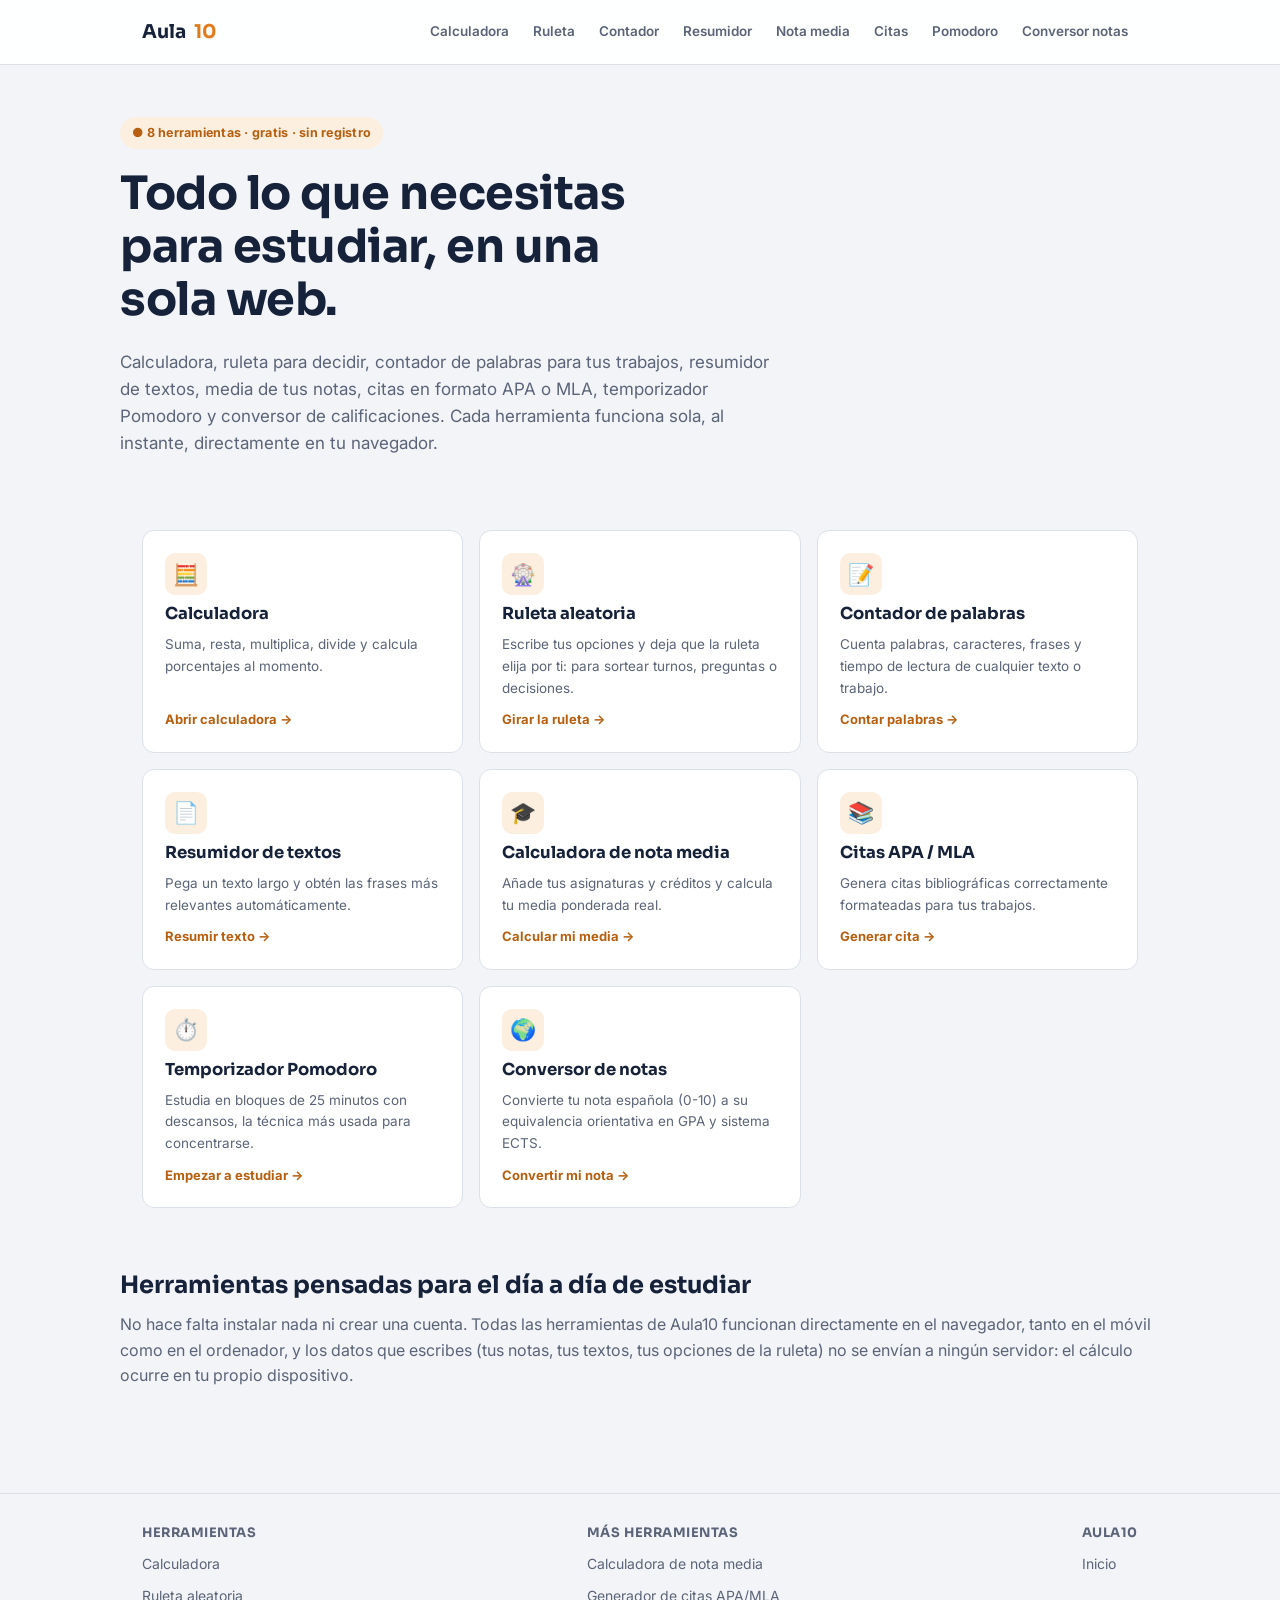
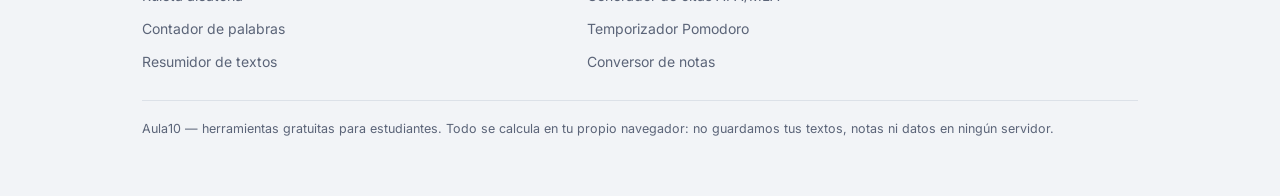
<file: index (2).html>
<!DOCTYPE html>
<html lang="es">
<head>
<meta charset="UTF-8">
<meta name="viewport" content="width=device-width, initial-scale=1.0">
<title>Aula10 — Herramientas gratuitas para estudiantes (calculadora, ruleta, contador de palabras y más)</title>
<meta name="description" content="Herramientas online gratuitas para estudiantes: calculadora, ruleta aleatoria, contador de palabras, resumidor de textos, calculadora de nota media, generador de citas APA/MLA, temporizador Pomodoro y conversor de notas. Sin registro.">
<link rel="canonical" href="https://tu-usuario.github.io/aula10/">
<meta property="og:type" content="website">
<meta property="og:title" content="Aula10 — Herramientas gratuitas para estudiantes">
<meta property="og:description" content="Calculadora, ruleta, contador de palabras, resumidor, nota media, citas APA/MLA, Pomodoro y más. Todo gratis, sin registro.">
<meta property="og:url" content="https://tu-usuario.github.io/aula10/">
<meta property="og:locale" content="es_ES">
<link rel="preconnect" href="https://fonts.googleapis.com">
<link href="https://fonts.googleapis.com/css2?family=Sora:wght@600;700;800&family=Inter:wght@400;500;600;700&display=swap" rel="stylesheet">
<link rel="stylesheet" href="style.css">
</head>
<body>

<header class="site-header">
  <div class="wrap">
    <a href="index.html" class="logo">Aula<span class="dot">10</span></a>
    <nav class="mainnav">
      <a href="calculadora.html">Calculadora</a>
      <a href="ruleta.html">Ruleta</a>
      <a href="contador-palabras.html">Contador</a>
      <a href="resumidor-texto.html">Resumidor</a>
      <a href="nota-media.html">Nota media</a>
      <a href="citas.html">Citas</a>
      <a href="pomodoro.html">Pomodoro</a>
      <a href="conversor-notas.html">Conversor notas</a>
    </nav>
  </div>
</header>

<section class="hero wrap">
  <div class="eyebrow">● 8 herramientas · gratis · sin registro</div>
  <h1>Todo lo que necesitas para estudiar, en una sola web.</h1>
  <p class="lead">Calculadora, ruleta para decidir, contador de palabras para tus trabajos, resumidor de textos, media de tus notas, citas en formato APA o MLA, temporizador Pomodoro y conversor de calificaciones. Cada herramienta funciona sola, al instante, directamente en tu navegador.</p>
</section>

<div class="wrap">
  <div class="tool-grid">

    <a class="tool-card" href="calculadora.html">
      <div class="icon">🧮</div>
      <h3>Calculadora</h3>
      <p>Suma, resta, multiplica, divide y calcula porcentajes al momento.</p>
      <span class="go">Abrir calculadora →</span>
    </a>

    <a class="tool-card" href="ruleta.html">
      <div class="icon">🎡</div>
      <h3>Ruleta aleatoria</h3>
      <p>Escribe tus opciones y deja que la ruleta elija por ti: para sortear turnos, preguntas o decisiones.</p>
      <span class="go">Girar la ruleta →</span>
    </a>

    <a class="tool-card" href="contador-palabras.html">
      <div class="icon">📝</div>
      <h3>Contador de palabras</h3>
      <p>Cuenta palabras, caracteres, frases y tiempo de lectura de cualquier texto o trabajo.</p>
      <span class="go">Contar palabras →</span>
    </a>

    <a class="tool-card" href="resumidor-texto.html">
      <div class="icon">📄</div>
      <h3>Resumidor de textos</h3>
      <p>Pega un texto largo y obtén las frases más relevantes automáticamente.</p>
      <span class="go">Resumir texto →</span>
    </a>

    <a class="tool-card" href="nota-media.html">
      <div class="icon">🎓</div>
      <h3>Calculadora de nota media</h3>
      <p>Añade tus asignaturas y créditos y calcula tu media ponderada real.</p>
      <span class="go">Calcular mi media →</span>
    </a>

    <a class="tool-card" href="citas.html">
      <div class="icon">📚</div>
      <h3>Citas APA / MLA</h3>
      <p>Genera citas bibliográficas correctamente formateadas para tus trabajos.</p>
      <span class="go">Generar cita →</span>
    </a>

    <a class="tool-card" href="pomodoro.html">
      <div class="icon">⏱️</div>
      <h3>Temporizador Pomodoro</h3>
      <p>Estudia en bloques de 25 minutos con descansos, la técnica más usada para concentrarse.</p>
      <span class="go">Empezar a estudiar →</span>
    </a>

    <a class="tool-card" href="conversor-notas.html">
      <div class="icon">🌍</div>
      <h3>Conversor de notas</h3>
      <p>Convierte tu nota española (0-10) a su equivalencia orientativa en GPA y sistema ECTS.</p>
      <span class="go">Convertir mi nota →</span>
    </a>

  </div>
</div>

<section class="block wrap">
  <h2>Herramientas pensadas para el día a día de estudiar</h2>
  <p>No hace falta instalar nada ni crear una cuenta. Todas las herramientas de Aula10 funcionan directamente en el navegador, tanto en el móvil como en el ordenador, y los datos que escribes (tus notas, tus textos, tus opciones de la ruleta) no se envían a ningún servidor: el cálculo ocurre en tu propio dispositivo.</p>
</section>

<footer class="site-footer">
  <div class="wrap">
    <div class="cols">
      <div>
        <h4>Herramientas</h4>
        <ul>
          <li><a href="calculadora.html">Calculadora</a></li>
          <li><a href="ruleta.html">Ruleta aleatoria</a></li>
          <li><a href="contador-palabras.html">Contador de palabras</a></li>
          <li><a href="resumidor-texto.html">Resumidor de textos</a></li>
        </ul>
      </div>
      <div>
        <h4>Más herramientas</h4>
        <ul>
          <li><a href="nota-media.html">Calculadora de nota media</a></li>
          <li><a href="citas.html">Generador de citas APA/MLA</a></li>
          <li><a href="pomodoro.html">Temporizador Pomodoro</a></li>
          <li><a href="conversor-notas.html">Conversor de notas</a></li>
        </ul>
      </div>
      <div>
        <h4>Aula10</h4>
        <ul><li><a href="index.html">Inicio</a></li></ul>
      </div>
    </div>
    <p class="fine">Aula10 — herramientas gratuitas para estudiantes. Todo se calcula en tu propio navegador: no guardamos tus textos, notas ni datos en ningún servidor.</p>
  </div>
</footer>

</body>
</html>
</file>
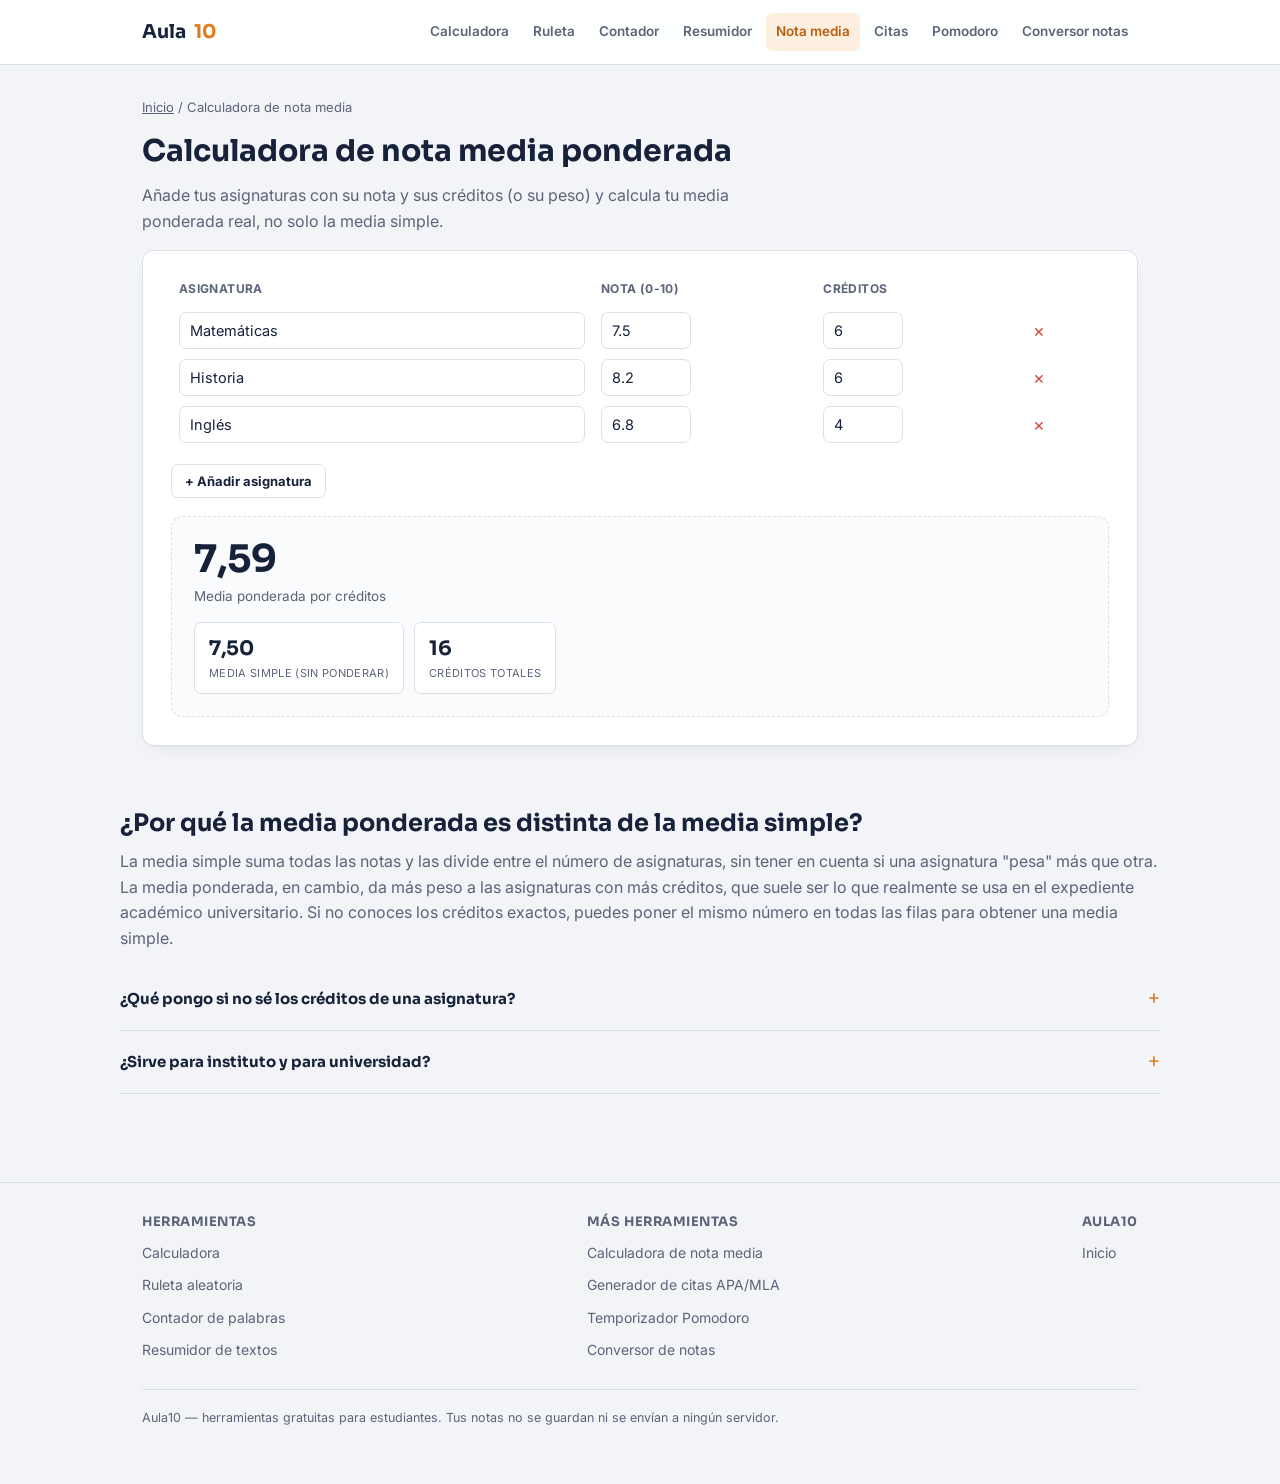
<file: nota-media.html>
<!DOCTYPE html>
<html lang="es">
<head>
<meta charset="UTF-8">
<meta name="viewport" content="width=device-width, initial-scale=1.0">
<title>Calculadora de Nota Media Ponderada Online | Aula10</title>
<meta name="description" content="Calcula tu nota media ponderada por créditos añadiendo tus asignaturas y calificaciones. Gratis, sin registro, pensada para estudiantes universitarios y de instituto.">
<link rel="canonical" href="https://tu-usuario.github.io/aula10/nota-media.html">
<meta property="og:type" content="website">
<meta property="og:title" content="Calculadora de Nota Media | Aula10">
<meta property="og:description" content="Calcula tu media ponderada por créditos en segundos.">
<link rel="preconnect" href="https://fonts.googleapis.com">
<link href="https://fonts.googleapis.com/css2?family=Sora:wght@600;700;800&family=Inter:wght@400;500;600;700&display=swap" rel="stylesheet">
<link rel="stylesheet" href="style.css">
<style>
  table.notas{width:100%;border-collapse:collapse;margin-bottom:16px;}
  table.notas th{text-align:left;font-size:12px;color:var(--ink-soft);text-transform:uppercase;letter-spacing:.03em;padding:0 8px 8px;}
  table.notas td{padding:5px 8px;}
  table.notas input{padding:9px 10px;font-size:14.5px;}
  .rm-btn{background:none;border:none;color:var(--danger);font-size:18px;cursor:pointer;padding:4px 8px;}
</style>
</head>
<body>

<header class="site-header">
  <div class="wrap">
    <a href="index.html" class="logo">Aula<span class="dot">10</span></a>
    <nav class="mainnav">
      <a href="calculadora.html">Calculadora</a>
      <a href="ruleta.html">Ruleta</a>
      <a href="contador-palabras.html">Contador</a>
      <a href="resumidor-texto.html">Resumidor</a>
      <a href="nota-media.html" class="active">Nota media</a>
      <a href="citas.html">Citas</a>
      <a href="pomodoro.html">Pomodoro</a>
      <a href="conversor-notas.html">Conversor notas</a>
    </nav>
  </div>
</header>

<div class="wrap" style="padding-top:32px;">
  <p class="crumb"><a href="index.html">Inicio</a> / Calculadora de nota media</p>
  <h1 style="font-size:30px;">Calculadora de nota media ponderada</h1>
  <p style="max-width:64ch;">Añade tus asignaturas con su nota y sus créditos (o su peso) y calcula tu media ponderada real, no solo la media simple.</p>
</div>

<div class="wrap" style="padding-bottom:56px;">
  <div class="card">
    <table class="notas" id="notasTable">
      <thead>
        <tr><th style="width:45%;">Asignatura</th><th>Nota (0-10)</th><th>Créditos</th><th></th></tr>
      </thead>
      <tbody id="notasBody"></tbody>
    </table>
    <button class="btn secondary small" id="addRowBtn">+ Añadir asignatura</button>

    <div class="result-box">
      <div class="result-big" id="resultMedia">0,00</div>
      <div class="result-sub" id="resultDetalle">Media ponderada por créditos</div>
      <div class="stat-row">
        <div class="stat-chip"><div class="n" id="mediaSimple">0,00</div><div class="l">Media simple (sin ponderar)</div></div>
        <div class="stat-chip"><div class="n" id="totalCreditos">0</div><div class="l">Créditos totales</div></div>
      </div>
    </div>
  </div>
</div>

<section class="block wrap">
  <h2>¿Por qué la media ponderada es distinta de la media simple?</h2>
  <p>La media simple suma todas las notas y las divide entre el número de asignaturas, sin tener en cuenta si una asignatura "pesa" más que otra. La media ponderada, en cambio, da más peso a las asignaturas con más créditos, que suele ser lo que realmente se usa en el expediente académico universitario. Si no conoces los créditos exactos, puedes poner el mismo número en todas las filas para obtener una media simple.</p>
  <div class="faq">
    <details>
      <summary>¿Qué pongo si no sé los créditos de una asignatura?</summary>
      <p>Pon el mismo valor (por ejemplo, 6) en todas las asignaturas: al ser todos iguales, la media ponderada resultante coincide con la media simple.</p>
    </details>
    <details>
      <summary>¿Sirve para instituto y para universidad?</summary>
      <p>Sí. En instituto puedes usar las horas semanales de cada asignatura como "créditos" si quieres ponderar, o dejarlas todas iguales para una media simple estándar.</p>
    </details>
  </div>
</section>

<footer class="site-footer">
  <div class="wrap">
    <div class="cols">
      <div><h4>Herramientas</h4><ul>
        <li><a href="calculadora.html">Calculadora</a></li>
        <li><a href="ruleta.html">Ruleta aleatoria</a></li>
        <li><a href="contador-palabras.html">Contador de palabras</a></li>
        <li><a href="resumidor-texto.html">Resumidor de textos</a></li>
      </ul></div>
      <div><h4>Más herramientas</h4><ul>
        <li><a href="nota-media.html">Calculadora de nota media</a></li>
        <li><a href="citas.html">Generador de citas APA/MLA</a></li>
        <li><a href="pomodoro.html">Temporizador Pomodoro</a></li>
        <li><a href="conversor-notas.html">Conversor de notas</a></li>
      </ul></div>
      <div><h4>Aula10</h4><ul><li><a href="index.html">Inicio</a></li></ul></div>
    </div>
    <p class="fine">Aula10 — herramientas gratuitas para estudiantes. Tus notas no se guardan ni se envían a ningún servidor.</p>
  </div>
</footer>

<script>
const body = document.getElementById("notasBody");

function addRow(nombre = "", nota = "", creditos = "6"){
  const tr = document.createElement("tr");
  tr.innerHTML = `
    <td><input type="text" class="f-nombre" placeholder="Asignatura" value="${nombre}"></td>
    <td><input type="number" class="f-nota" min="0" max="10" step="0.01" placeholder="0-10" value="${nota}" style="width:90px;"></td>
    <td><input type="number" class="f-creditos" min="0" step="0.5" value="${creditos}" style="width:80px;"></td>
    <td><button class="rm-btn" title="Eliminar">×</button></td>
  `;
  tr.querySelector(".rm-btn").addEventListener("click", () => { tr.remove(); compute(); });
  tr.querySelectorAll("input").forEach(inp => inp.addEventListener("input", compute));
  body.appendChild(tr);
}

function compute(){
  let sumWeighted = 0, sumCredits = 0, sumSimple = 0, count = 0;
  body.querySelectorAll("tr").forEach(tr => {
    const nota = parseFloat(tr.querySelector(".f-nota").value.replace(",","."));
    const creditos = parseFloat(tr.querySelector(".f-creditos").value.replace(",","."));
    if(!isNaN(nota) && nota >= 0){
      sumSimple += nota; count++;
      if(!isNaN(creditos) && creditos > 0){
        sumWeighted += nota * creditos;
        sumCredits += creditos;
      }
    }
  });
  const ponderada = sumCredits > 0 ? sumWeighted / sumCredits : 0;
  const simple = count > 0 ? sumSimple / count : 0;
  document.getElementById("resultMedia").textContent = ponderada.toFixed(2).replace(".",",");
  document.getElementById("mediaSimple").textContent = simple.toFixed(2).replace(".",",");
  document.getElementById("totalCreditos").textContent = sumCredits.toFixed(1).replace(/\.0$/,"").replace(".",",");
}

document.getElementById("addRowBtn").addEventListener("click", () => addRow());

// Filas de ejemplo iniciales
addRow("Matemáticas", "7.5", "6");
addRow("Historia", "8.2", "6");
addRow("Inglés", "6.8", "4");
compute();
</script>

</body>
</html>
</file>
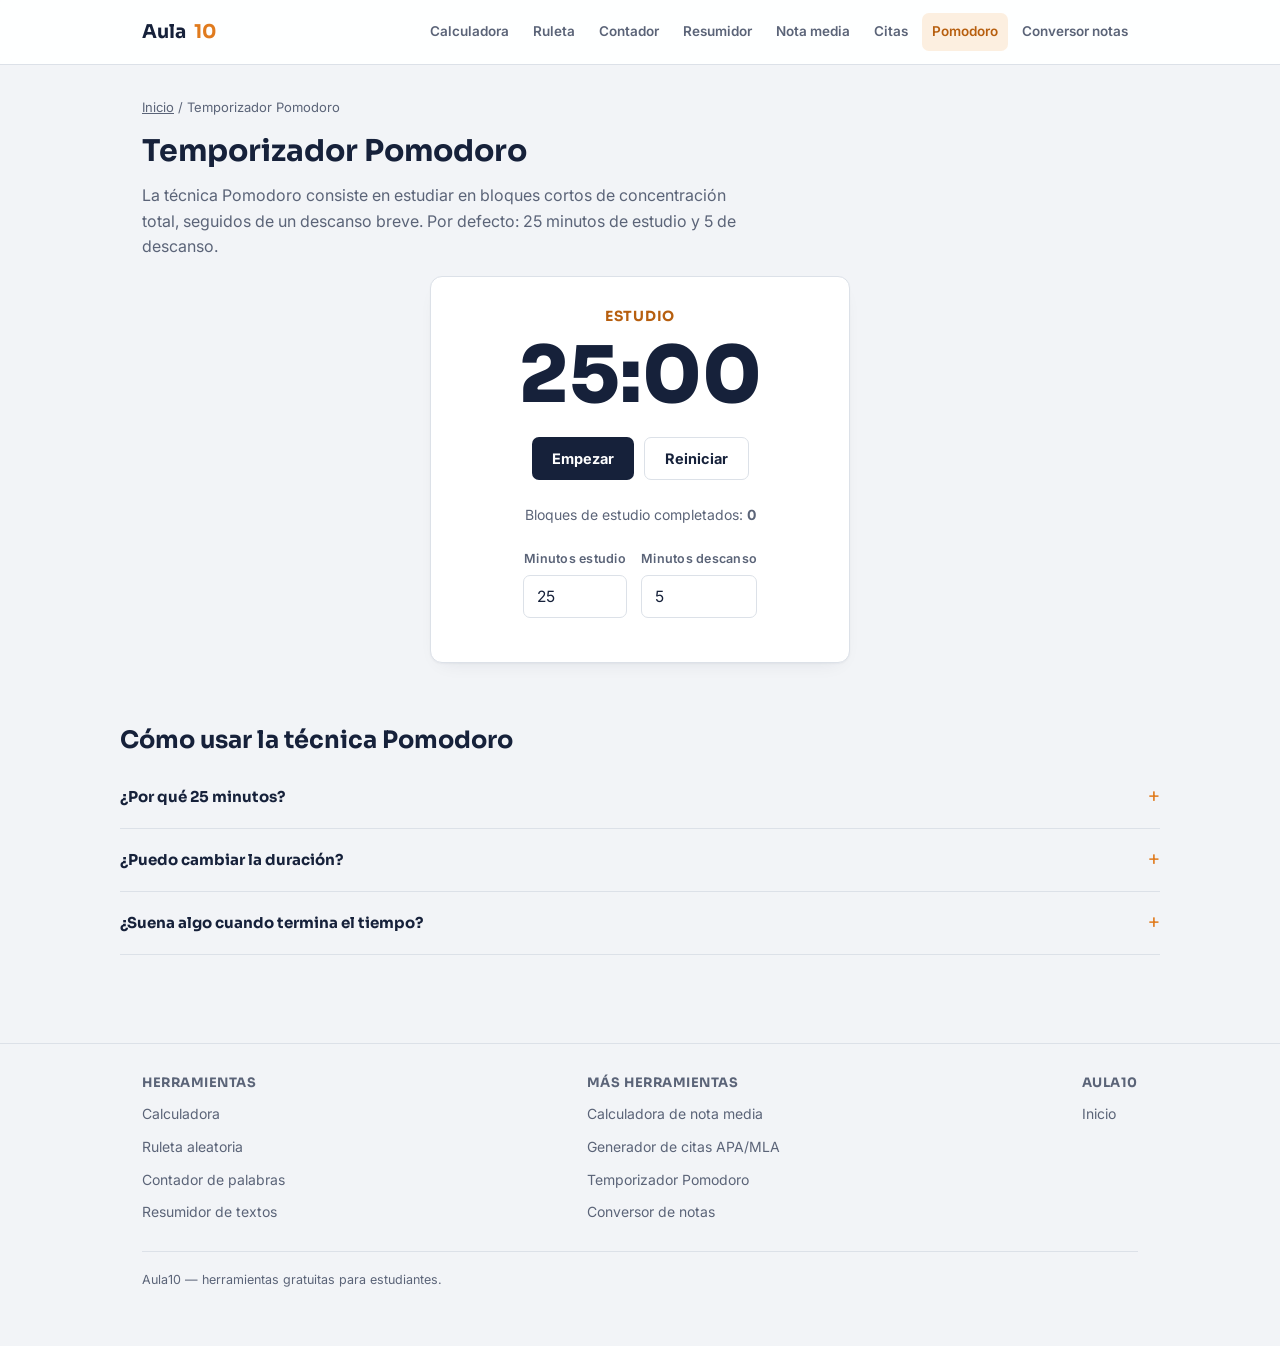
<file: pomodoro.html>
<!DOCTYPE html>
<html lang="es">
<head>
<meta charset="UTF-8">
<meta name="viewport" content="width=device-width, initial-scale=1.0">
<title>Temporizador Pomodoro Online Gratis para Estudiar | Aula10</title>
<meta name="description" content="Temporizador Pomodoro gratuito para estudiar: bloques de 25 minutos de concentración y 5 de descanso, totalmente personalizable. Sin registro ni instalación.">
<link rel="canonical" href="https://tu-usuario.github.io/aula10/pomodoro.html">
<meta property="og:type" content="website">
<meta property="og:title" content="Temporizador Pomodoro para Estudiar | Aula10">
<meta property="og:description" content="Estudia en bloques de concentración con descansos. Gratis, personalizable.">
<link rel="preconnect" href="https://fonts.googleapis.com">
<link href="https://fonts.googleapis.com/css2?family=Sora:wght@600;700;800&family=Inter:wght@400;500;600;700&display=swap" rel="stylesheet">
<link rel="stylesheet" href="style.css">
<style>
  .pomo-wrap{max-width:420px;margin:0 auto;text-align:center;}
  .pomo-mode{font-family:'Sora',sans-serif;font-weight:700;font-size:14px;letter-spacing:.05em;text-transform:uppercase;color:var(--accent-dark);margin-bottom:8px;}
  .pomo-time{font-family:'Sora',sans-serif;font-weight:800;font-size:78px;line-height:1;color:var(--ink);margin:10px 0 22px;}
  .pomo-buttons{display:flex;gap:10px;justify-content:center;margin-bottom:24px;}
  .pomo-settings{display:flex;gap:14px;justify-content:center;margin-top:22px;}
  .pomo-settings .field{max-width:120px;}
  .pomo-cycles{font-size:14px;color:var(--ink-soft);margin-top:14px;}
</style>
</head>
<body>

<header class="site-header">
  <div class="wrap">
    <a href="index.html" class="logo">Aula<span class="dot">10</span></a>
    <nav class="mainnav">
      <a href="calculadora.html">Calculadora</a>
      <a href="ruleta.html">Ruleta</a>
      <a href="contador-palabras.html">Contador</a>
      <a href="resumidor-texto.html">Resumidor</a>
      <a href="nota-media.html">Nota media</a>
      <a href="citas.html">Citas</a>
      <a href="pomodoro.html" class="active">Pomodoro</a>
      <a href="conversor-notas.html">Conversor notas</a>
    </nav>
  </div>
</header>

<div class="wrap" style="padding-top:32px;">
  <p class="crumb"><a href="index.html">Inicio</a> / Temporizador Pomodoro</p>
  <h1 style="font-size:30px;">Temporizador Pomodoro</h1>
  <p style="max-width:60ch;">La técnica Pomodoro consiste en estudiar en bloques cortos de concentración total, seguidos de un descanso breve. Por defecto: 25 minutos de estudio y 5 de descanso.</p>
</div>

<div class="wrap" style="padding-bottom:56px;">
  <div class="card pomo-wrap">
    <div class="pomo-mode" id="pomoMode">Estudio</div>
    <div class="pomo-time" id="pomoTime">25:00</div>
    <div class="pomo-buttons">
      <button class="btn" id="startBtn">Empezar</button>
      <button class="btn secondary" id="resetBtn">Reiniciar</button>
    </div>
    <div class="pomo-cycles">Bloques de estudio completados: <strong id="cycleCount">0</strong></div>

    <div class="pomo-settings">
      <div class="field">
        <label for="workMin">Minutos estudio</label>
        <input type="number" id="workMin" value="25" min="1" max="90">
      </div>
      <div class="field">
        <label for="breakMin">Minutos descanso</label>
        <input type="number" id="breakMin" value="5" min="1" max="60">
      </div>
    </div>
  </div>
</div>

<section class="block wrap">
  <h2>Cómo usar la técnica Pomodoro</h2>
  <div class="faq">
    <details>
      <summary>¿Por qué 25 minutos?</summary>
      <p>Es el intervalo clásico propuesto por esta técnica: suficientemente largo para avanzar de verdad, pero corto para mantener la concentración sin agotarte.</p>
    </details>
    <details>
      <summary>¿Puedo cambiar la duración?</summary>
      <p>Sí, cambia los minutos de estudio y descanso en los campos de abajo antes de pulsar "Empezar".</p>
    </details>
    <details>
      <summary>¿Suena algo cuando termina el tiempo?</summary>
      <p>Sí, escucharás un aviso sonoro corto y el temporizador cambiará automáticamente entre estudio y descanso.</p>
    </details>
  </div>
</section>

<footer class="site-footer">
  <div class="wrap">
    <div class="cols">
      <div><h4>Herramientas</h4><ul>
        <li><a href="calculadora.html">Calculadora</a></li>
        <li><a href="ruleta.html">Ruleta aleatoria</a></li>
        <li><a href="contador-palabras.html">Contador de palabras</a></li>
        <li><a href="resumidor-texto.html">Resumidor de textos</a></li>
      </ul></div>
      <div><h4>Más herramientas</h4><ul>
        <li><a href="nota-media.html">Calculadora de nota media</a></li>
        <li><a href="citas.html">Generador de citas APA/MLA</a></li>
        <li><a href="pomodoro.html">Temporizador Pomodoro</a></li>
        <li><a href="conversor-notas.html">Conversor de notas</a></li>
      </ul></div>
      <div><h4>Aula10</h4><ul><li><a href="index.html">Inicio</a></li></ul></div>
    </div>
    <p class="fine">Aula10 — herramientas gratuitas para estudiantes.</p>
  </div>
</footer>

<script>
let mode = "work"; // work | break
let secondsLeft = 25*60;
let running = false;
let timerId = null;
let cycles = 0;

const timeEl = document.getElementById("pomoTime");
const modeEl = document.getElementById("pomoMode");
const startBtn = document.getElementById("startBtn");
const cycleEl = document.getElementById("cycleCount");
const workMinInput = document.getElementById("workMin");
const breakMinInput = document.getElementById("breakMin");

function render(){
  const m = Math.floor(secondsLeft/60).toString().padStart(2,"0");
  const s = (secondsLeft%60).toString().padStart(2,"0");
  timeEl.textContent = `${m}:${s}`;
  modeEl.textContent = mode === "work" ? "Estudio" : "Descanso";
}

function beep(){
  try{
    const ctx = new (window.AudioContext || window.webkitAudioContext)();
    const osc = ctx.createOscillator();
    const gain = ctx.createGain();
    osc.connect(gain); gain.connect(ctx.destination);
    osc.frequency.value = 880;
    gain.gain.setValueAtTime(0.15, ctx.currentTime);
    osc.start();
    osc.stop(ctx.currentTime + 0.35);
  }catch(e){}
}

function switchMode(){
  if(mode === "work"){
    cycles++; cycleEl.textContent = cycles;
    mode = "break";
    secondsLeft = Math.max(1, parseInt(breakMinInput.value)||5) * 60;
  } else {
    mode = "work";
    secondsLeft = Math.max(1, parseInt(workMinInput.value)||25) * 60;
  }
  render();
}

function tick(){
  secondsLeft--;
  if(secondsLeft < 0){
    beep();
    switchMode();
    return;
  }
  render();
}

function start(){
  if(running) return;
  running = true;
  startBtn.textContent = "Pausar";
  timerId = setInterval(tick, 1000);
}
function pause(){
  running = false;
  startBtn.textContent = "Continuar";
  clearInterval(timerId);
}
function reset(){
  pause();
  startBtn.textContent = "Empezar";
  mode = "work";
  secondsLeft = Math.max(1, parseInt(workMinInput.value)||25) * 60;
  render();
}

startBtn.addEventListener("click", () => running ? pause() : start());
document.getElementById("resetBtn").addEventListener("click", reset);
workMinInput.addEventListener("change", () => { if(!running && mode==="work") reset(); });
breakMinInput.addEventListener("change", () => { if(!running && mode==="break"){ secondsLeft = Math.max(1, parseInt(breakMinInput.value)||5)*60; render(); } });

render();
</script>

</body>
</html>
</file>
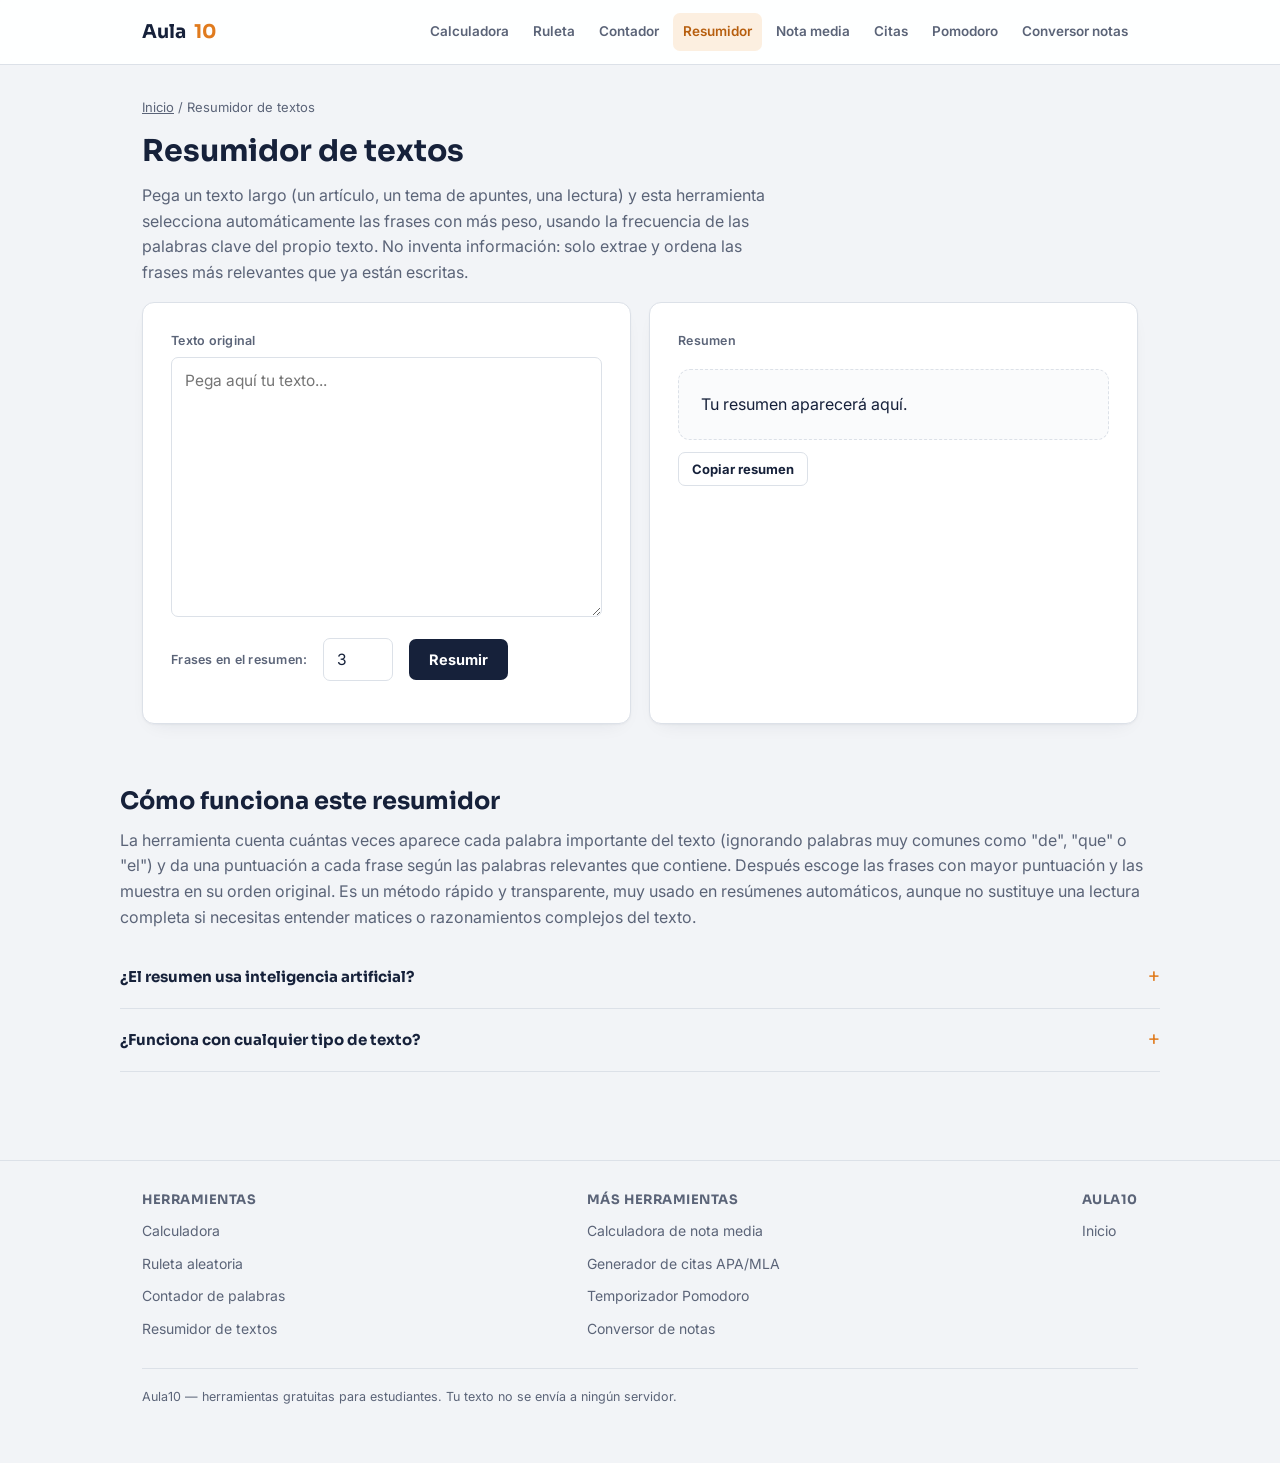
<file: resumidor-texto.html>
<!DOCTYPE html>
<html lang="es">
<head>
<meta charset="UTF-8">
<meta name="viewport" content="width=device-width, initial-scale=1.0">
<title>Resumidor de Textos Online Gratis — Resumen Automático | Aula10</title>
<meta name="description" content="Pega un texto largo y obtén automáticamente las frases más relevantes como resumen. Ideal para apuntes, artículos y lecturas largas. Gratis y sin registro.">
<link rel="canonical" href="https://tu-usuario.github.io/aula10/resumidor-texto.html">
<meta property="og:type" content="website">
<meta property="og:title" content="Resumidor de Textos Online | Aula10">
<meta property="og:description" content="Obtén las frases más relevantes de cualquier texto en segundos.">
<link rel="preconnect" href="https://fonts.googleapis.com">
<link href="https://fonts.googleapis.com/css2?family=Sora:wght@600;700;800&family=Inter:wght@400;500;600;700&display=swap" rel="stylesheet">
<link rel="stylesheet" href="style.css">
<style>
  #sourceText{min-height:260px;}
  .controls-row{display:flex;align-items:center;gap:16px;flex-wrap:wrap;margin:14px 0;}
  .controls-row label{margin:0;}
  #summaryOutput{white-space:pre-line;}
</style>
</head>
<body>

<header class="site-header">
  <div class="wrap">
    <a href="index.html" class="logo">Aula<span class="dot">10</span></a>
    <nav class="mainnav">
      <a href="calculadora.html">Calculadora</a>
      <a href="ruleta.html">Ruleta</a>
      <a href="contador-palabras.html">Contador</a>
      <a href="resumidor-texto.html" class="active">Resumidor</a>
      <a href="nota-media.html">Nota media</a>
      <a href="citas.html">Citas</a>
      <a href="pomodoro.html">Pomodoro</a>
      <a href="conversor-notas.html">Conversor notas</a>
    </nav>
  </div>
</header>

<div class="wrap" style="padding-top:32px;">
  <p class="crumb"><a href="index.html">Inicio</a> / Resumidor de textos</p>
  <h1 style="font-size:30px;">Resumidor de textos</h1>
  <p style="max-width:64ch;">Pega un texto largo (un artículo, un tema de apuntes, una lectura) y esta herramienta selecciona automáticamente las frases con más peso, usando la frecuencia de las palabras clave del propio texto. No inventa información: solo extrae y ordena las frases más relevantes que ya están escritas.</p>
</div>

<div class="wrap" style="padding-bottom:56px;">
  <div class="grid-2">
    <div class="card">
      <label for="sourceText">Texto original</label>
      <textarea id="sourceText" placeholder="Pega aquí tu texto..."></textarea>
      <div class="controls-row">
        <label for="numSentences" style="margin:0;">Frases en el resumen:</label>
        <input type="number" id="numSentences" value="3" min="1" max="15" style="width:70px;">
        <button class="btn" id="summarizeBtn">Resumir</button>
      </div>
    </div>
    <div class="card">
      <label>Resumen</label>
      <div class="result-box" id="summaryOutput">Tu resumen aparecerá aquí.</div>
      <button class="btn secondary small" id="copyBtn" style="margin-top:12px;">Copiar resumen</button>
    </div>
  </div>
</div>

<section class="block wrap">
  <h2>Cómo funciona este resumidor</h2>
  <p>La herramienta cuenta cuántas veces aparece cada palabra importante del texto (ignorando palabras muy comunes como "de", "que" o "el") y da una puntuación a cada frase según las palabras relevantes que contiene. Después escoge las frases con mayor puntuación y las muestra en su orden original. Es un método rápido y transparente, muy usado en resúmenes automáticos, aunque no sustituye una lectura completa si necesitas entender matices o razonamientos complejos del texto.</p>
  <div class="faq">
    <details>
      <summary>¿El resumen usa inteligencia artificial?</summary>
      <p>No. Usa un método estadístico clásico (frecuencia de palabras) que se ejecuta al instante en tu navegador, sin enviar tu texto a ningún servidor externo.</p>
    </details>
    <details>
      <summary>¿Funciona con cualquier tipo de texto?</summary>
      <p>Funciona mejor con textos informativos o expositivos (artículos, apuntes, noticias). Con textos muy narrativos o poéticos el resultado puede ser menos representativo.</p>
    </details>
  </div>
</section>

<footer class="site-footer">
  <div class="wrap">
    <div class="cols">
      <div><h4>Herramientas</h4><ul>
        <li><a href="calculadora.html">Calculadora</a></li>
        <li><a href="ruleta.html">Ruleta aleatoria</a></li>
        <li><a href="contador-palabras.html">Contador de palabras</a></li>
        <li><a href="resumidor-texto.html">Resumidor de textos</a></li>
      </ul></div>
      <div><h4>Más herramientas</h4><ul>
        <li><a href="nota-media.html">Calculadora de nota media</a></li>
        <li><a href="citas.html">Generador de citas APA/MLA</a></li>
        <li><a href="pomodoro.html">Temporizador Pomodoro</a></li>
        <li><a href="conversor-notas.html">Conversor de notas</a></li>
      </ul></div>
      <div><h4>Aula10</h4><ul><li><a href="index.html">Inicio</a></li></ul></div>
    </div>
    <p class="fine">Aula10 — herramientas gratuitas para estudiantes. Tu texto no se envía a ningún servidor.</p>
  </div>
</footer>

<script>
const STOPWORDS = new Set(("de la que el en y a los del se las por un para con no una su al lo como más pero sus le ya o " +
"este sí porque esta entre cuando muy sin sobre también me hasta hay donde quien desde todo nos durante todos uno les ni " +
"contra otros ese eso ante ellos e esto mí antes algunos qué unos yo otro otras otra él tanto esa estos mucho quienes nada " +
"muchos cual poco ella estar estas algunas algo nosotros mi mis tú te ti tu tus ellas nosotras vosotros vosotras os es son " +
"fue ser había han ha está están era eran seré serán soy eres somos sois fui fuiste fuimos fueron siendo sido tener tengo " +
"tiene tenemos tienen habia asi aun bien cada cómo dentro donde ese esos esas mismo mismos misma mismas").split(" "));

function splitSentences(text){
  return text.replace(/\n+/g," ").split(/(?<=[.!?])\s+/).map(s=>s.trim()).filter(s => s.length > 0);
}
function tokenize(sentence){
  return sentence.toLowerCase()
    .replace(/[^a-záéíóúüñ0-9\s]/gi," ")
    .split(/\s+/)
    .filter(w => w.length > 2 && !STOPWORDS.has(w));
}

function summarize(text, n){
  const sentences = splitSentences(text);
  if(sentences.length <= n) return sentences.join(" ");

  const freq = {};
  sentences.forEach(s => tokenize(s).forEach(w => { freq[w] = (freq[w]||0) + 1; }));

  const scored = sentences.map((s, idx) => {
    const words = tokenize(s);
    const score = words.length ? words.reduce((sum,w) => sum + (freq[w]||0), 0) / words.length : 0;
    return { idx, s, score };
  });

  const top = scored.slice().sort((a,b) => b.score - a.score).slice(0, n);
  top.sort((a,b) => a.idx - b.idx);
  return top.map(t => t.s).join(" ");
}

document.getElementById("summarizeBtn").addEventListener("click", () => {
  const text = document.getElementById("sourceText").value.trim();
  const n = Math.max(1, parseInt(document.getElementById("numSentences").value) || 3);
  const out = document.getElementById("summaryOutput");
  if(!text){ out.textContent = "Pega primero un texto para resumir."; return; }
  out.textContent = summarize(text, n);
});

document.getElementById("copyBtn").addEventListener("click", () => {
  const text = document.getElementById("summaryOutput").textContent;
  navigator.clipboard.writeText(text).then(() => {
    const b = document.getElementById("copyBtn");
    const old = b.textContent; b.textContent = "¡Copiado!";
    setTimeout(() => b.textContent = old, 1500);
  });
});
</script>

</body>
</html>
</file>
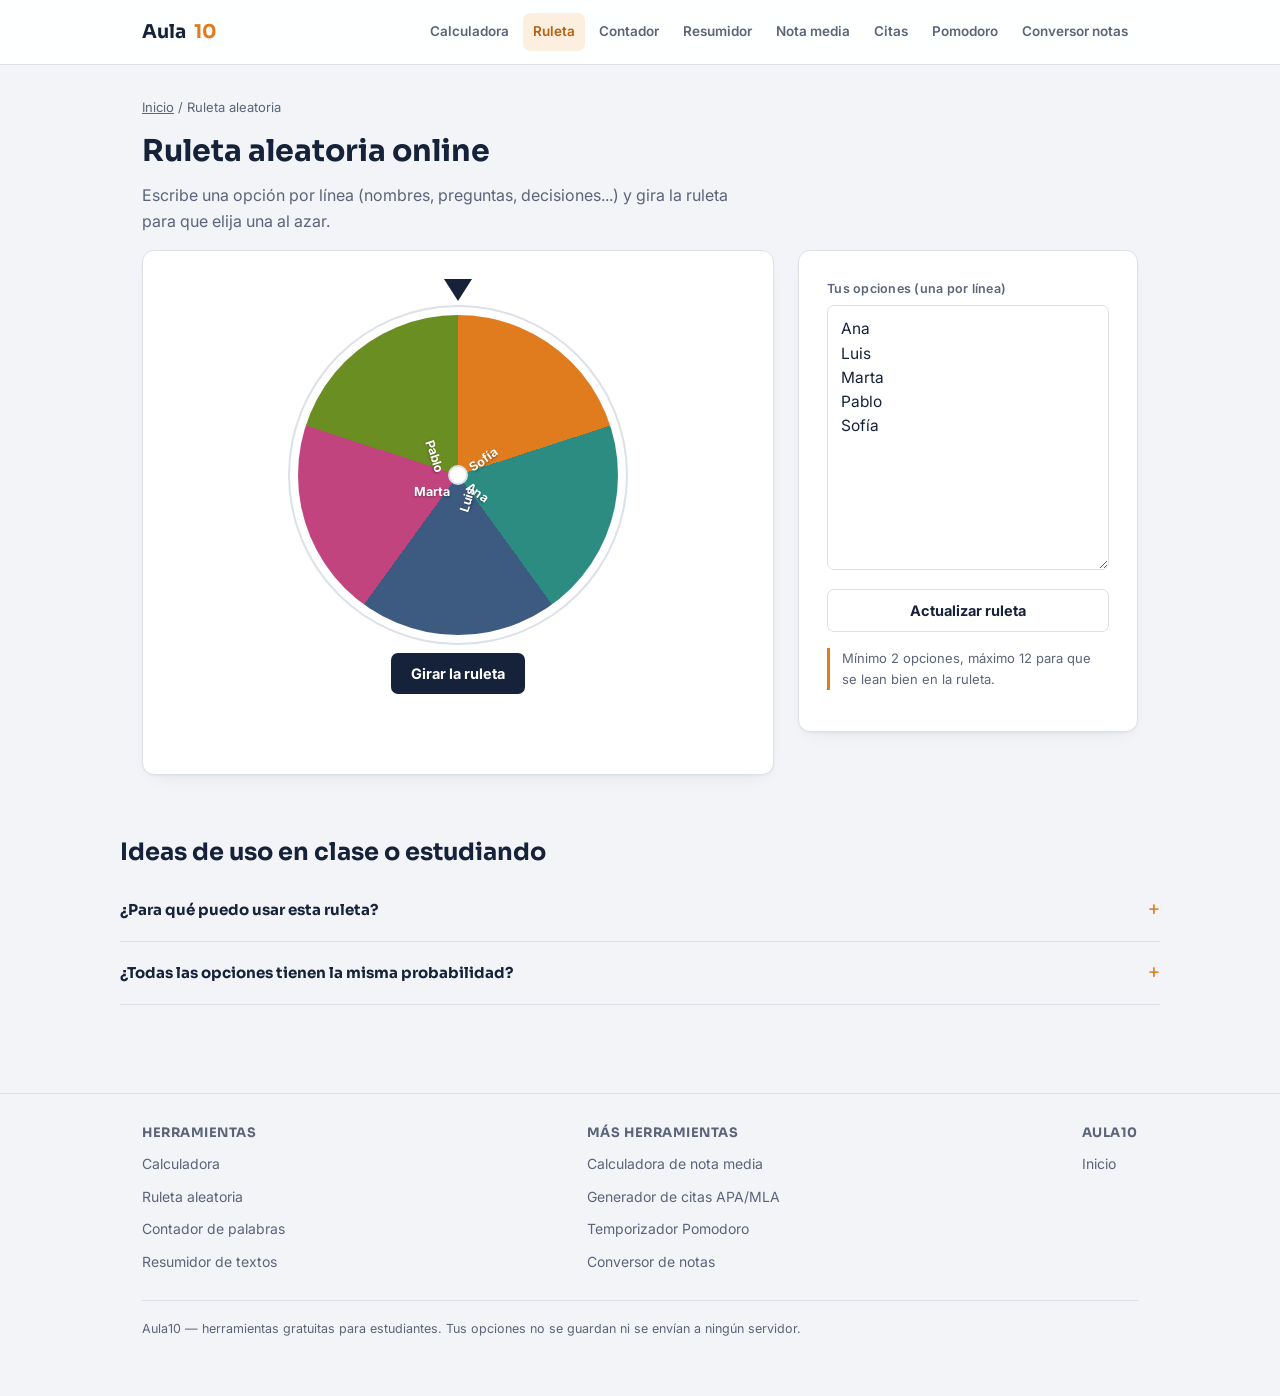
<file: ruleta.html>
<!DOCTYPE html>
<html lang="es">
<head>
<meta charset="UTF-8">
<meta name="viewport" content="width=device-width, initial-scale=1.0">
<title>Ruleta Aleatoria Online — Sorteo de Nombres y Opciones | Aula10</title>
<meta name="description" content="Crea una ruleta aleatoria gratis con tus propias opciones: sortea turnos, elige quién responde, decide entre varias opciones. Escribe tu lista y gira la ruleta.">
<link rel="canonical" href="https://tu-usuario.github.io/aula10/ruleta.html">
<meta property="og:type" content="website">
<meta property="og:title" content="Ruleta Aleatoria Online | Aula10">
<meta property="og:description" content="Escribe tus opciones y deja que la ruleta decida. Gratis, sin registro.">
<link rel="preconnect" href="https://fonts.googleapis.com">
<link href="https://fonts.googleapis.com/css2?family=Sora:wght@600;700;800&family=Inter:wght@400;500;600;700&display=swap" rel="stylesheet">
<link rel="stylesheet" href="style.css">
<style>
  .ruleta-layout{display:grid;grid-template-columns:1fr 340px;gap:24px;align-items:start;}
  @media (max-width:800px){ .ruleta-layout{grid-template-columns:1fr;} }
  .wheel-stage{display:flex;flex-direction:column;align-items:center;gap:18px;}
  .wheel-pointer{
    width:0;height:0;border-left:14px solid transparent;border-right:14px solid transparent;
    border-top:22px solid var(--ink);margin-bottom:-4px;z-index:2;
  }
  .wheel-outer{
    position:relative;width:320px;height:320px;border-radius:50%;
    box-shadow:0 0 0 8px #fff, 0 0 0 10px var(--line), var(--shadow);
  }
  .wheel{
    width:100%;height:100%;border-radius:50%;position:relative;overflow:hidden;
    transition:transform 4.2s cubic-bezier(.17,.67,.16,1);
  }
  .wheel .label{
    position:absolute;top:50%;left:50%;transform-origin:0 0;
    font-size:12.5px;font-weight:700;color:#fff;
    text-shadow:0 1px 2px rgba(0,0,0,.35);
    width:130px;
  }
  .wheel-center{
    position:absolute;top:50%;left:50%;transform:translate(-50%,-50%);
    width:20px;height:20px;background:#fff;border-radius:50%;border:2px solid var(--line);z-index:3;
  }
  #winnerBox{min-height:34px;font-family:'Sora',sans-serif;font-weight:700;font-size:20px;text-align:center;}
</style>
</head>
<body>

<header class="site-header">
  <div class="wrap">
    <a href="index.html" class="logo">Aula<span class="dot">10</span></a>
    <nav class="mainnav">
      <a href="calculadora.html">Calculadora</a>
      <a href="ruleta.html" class="active">Ruleta</a>
      <a href="contador-palabras.html">Contador</a>
      <a href="resumidor-texto.html">Resumidor</a>
      <a href="nota-media.html">Nota media</a>
      <a href="citas.html">Citas</a>
      <a href="pomodoro.html">Pomodoro</a>
      <a href="conversor-notas.html">Conversor notas</a>
    </nav>
  </div>
</header>

<div class="wrap" style="padding-top:32px;">
  <p class="crumb"><a href="index.html">Inicio</a> / Ruleta aleatoria</p>
  <h1 style="font-size:30px;">Ruleta aleatoria online</h1>
  <p style="max-width:60ch;">Escribe una opción por línea (nombres, preguntas, decisiones...) y gira la ruleta para que elija una al azar.</p>
</div>

<div class="wrap" style="padding-bottom:56px;">
  <div class="ruleta-layout">

    <div class="wheel-stage card">
      <div class="wheel-pointer"></div>
      <div class="wheel-outer">
        <div class="wheel" id="wheel"></div>
        <div class="wheel-center"></div>
      </div>
      <button class="btn" id="spinBtn">Girar la ruleta</button>
      <div id="winnerBox"></div>
    </div>

    <div class="card">
      <label for="optionsInput">Tus opciones (una por línea)</label>
      <textarea id="optionsInput" rows="10">Ana
Luis
Marta
Pablo
Sofía</textarea>
      <button class="btn secondary block" id="updateBtn" style="margin-top:12px;">Actualizar ruleta</button>
      <p class="note">Mínimo 2 opciones, máximo 12 para que se lean bien en la ruleta.</p>
    </div>

  </div>
</div>

<section class="block wrap">
  <h2>Ideas de uso en clase o estudiando</h2>
  <div class="faq">
    <details>
      <summary>¿Para qué puedo usar esta ruleta?</summary>
      <p>Para decidir quién sale a la pizarra, repartir turnos de exposición al azar, elegir un tema de estudio entre varios, o simplemente para decidir algo sin discutir.</p>
    </details>
    <details>
      <summary>¿Todas las opciones tienen la misma probabilidad?</summary>
      <p>Sí. La ruleta divide el círculo en partes iguales según el número de opciones que escribas, así que todas tienen exactamente la misma probabilidad de salir.</p>
    </details>
  </div>
</section>

<footer class="site-footer">
  <div class="wrap">
    <div class="cols">
      <div><h4>Herramientas</h4><ul>
        <li><a href="calculadora.html">Calculadora</a></li>
        <li><a href="ruleta.html">Ruleta aleatoria</a></li>
        <li><a href="contador-palabras.html">Contador de palabras</a></li>
        <li><a href="resumidor-texto.html">Resumidor de textos</a></li>
      </ul></div>
      <div><h4>Más herramientas</h4><ul>
        <li><a href="nota-media.html">Calculadora de nota media</a></li>
        <li><a href="citas.html">Generador de citas APA/MLA</a></li>
        <li><a href="pomodoro.html">Temporizador Pomodoro</a></li>
        <li><a href="conversor-notas.html">Conversor de notas</a></li>
      </ul></div>
      <div><h4>Aula10</h4><ul><li><a href="index.html">Inicio</a></li></ul></div>
    </div>
    <p class="fine">Aula10 — herramientas gratuitas para estudiantes. Tus opciones no se guardan ni se envían a ningún servidor.</p>
  </div>
</footer>

<script>
const wheelEl = document.getElementById("wheel");
const optionsInput = document.getElementById("optionsInput");
const winnerBox = document.getElementById("winnerBox");
const palette = ["#E07B1E","#2C8C82","#3D5A80","#C1447E","#6B8E23","#4C6EF5","#B75F0F","#7A5195","#DB8A00","#1B998B","#D6493B","#3C6E71"];

let options = [];
let currentRotation = 0;

function getOptions(){
  return optionsInput.value.split("\n").map(s => s.trim()).filter(Boolean).slice(0,12);
}

function buildWheel(){
  options = getOptions();
  wheelEl.querySelectorAll(".label").forEach(l => l.remove());
  if(options.length < 2){
    wheelEl.style.background = "#eee";
    winnerBox.textContent = "Escribe al menos 2 opciones";
    return;
  }
  winnerBox.textContent = "";
  const seg = 360 / options.length;
  let gradientParts = [];
  options.forEach((opt, i) => {
    const color = palette[i % palette.length];
    gradientParts.push(`${color} ${i*seg}deg ${(i+1)*seg}deg`);
  });
  wheelEl.style.background = `conic-gradient(${gradientParts.join(",")})`;

  options.forEach((opt, i) => {
    const center = i*seg + seg/2;
    const label = document.createElement("div");
    label.className = "label";
    label.textContent = opt;
    let displayAngle = center;
    let flip = (center > 90 && center < 270);
    label.style.transform = `rotate(${center}deg) translate(14px,-7px) ${flip ? "rotate(180deg) translateX(-124px)" : ""}`;
    label.style.textAlign = flip ? "right" : "left";
    wheelEl.appendChild(label);
  });
}

function spin(){
  if(options.length < 2) return;
  const seg = 360 / options.length;
  const winnerIndex = Math.floor(Math.random() * options.length);
  const centerAngle = winnerIndex*seg + seg/2;
  const currentMod = ((currentRotation % 360) + 360) % 360;
  const neededFinalMod = (360 - centerAngle + 360) % 360;
  let delta = neededFinalMod - currentMod;
  if(delta <= 0) delta += 360;
  currentRotation += 5*360 + delta;
  wheelEl.style.transform = `rotate(${currentRotation}deg)`;
  winnerBox.textContent = "";
  setTimeout(() => {
    winnerBox.textContent = "🎉 " + options[winnerIndex];
  }, 4300);
}

document.getElementById("updateBtn").addEventListener("click", buildWheel);
document.getElementById("spinBtn").addEventListener("click", spin);

buildWheel();
</script>

</body>
</html>
</file>
<file: style.css>
/* =========================================================
   AULA10 — Hoja de estilos compartida
   Todas las páginas del sitio enlazan a este único archivo.
   Cambiar un color o tipografía aquí lo cambia en todo el sitio.
   ========================================================= */

:root{
  --bg:#F2F4F7;
  --paper:#FFFFFF;
  --ink:#16213A;
  --ink-soft:#5B6478;
  --accent:#E07B1E;
  --accent-dark:#B75F0F;
  --accent-2:#2C8C82;
  --line:#DCE1E8;
  --danger:#D6493B;
  --radius:12px;
  --radius-sm:7px;
  --shadow:0 1px 2px rgba(22,33,58,0.04), 0 8px 20px -12px rgba(22,33,58,0.12);
  --maxw:1040px;
}

*{box-sizing:border-box;}
html{scroll-behavior:smooth;}
body{
  margin:0;
  background:
    linear-gradient(var(--bg),var(--bg)),
    repeating-linear-gradient(0deg, rgba(22,33,58,0.035) 0px, rgba(22,33,58,0.035) 1px, transparent 1px, transparent 28px),
    repeating-linear-gradient(90deg, rgba(22,33,58,0.035) 0px, rgba(22,33,58,0.035) 1px, transparent 1px, transparent 28px);
  color:var(--ink);
  font-family:'Inter',-apple-system,sans-serif;
  line-height:1.6;
  font-size:16px;
  -webkit-font-smoothing:antialiased;
}
h1,h2,h3,h4{font-family:'Sora',sans-serif;margin:0 0 .5em;line-height:1.15;color:var(--ink);}
p{margin:0 0 1em;color:var(--ink-soft);}
a{color:var(--accent-dark);text-decoration:none;}
a:hover{text-decoration:underline;}
::selection{background:var(--accent);color:#fff;}
button{font-family:inherit;}

.wrap{max-width:var(--maxw);margin:0 auto;padding:0 22px;}

/* ---------- HEADER / NAV ---------- */
.site-header{
  position:sticky;top:0;z-index:50;
  background:rgba(255,255,255,0.92);
  backdrop-filter:blur(6px);
  border-bottom:1px solid var(--line);
}
.site-header .wrap{
  display:flex;align-items:center;justify-content:space-between;
  height:64px;gap:20px;
}
.logo{
  font-family:'Sora',sans-serif;font-weight:700;font-size:19px;color:var(--ink);
  display:flex;align-items:center;gap:8px;flex:none;
}
.logo .dot{color:var(--accent);}
nav.mainnav{
  display:flex;flex-wrap:wrap;gap:2px 4px;justify-content:flex-end;
}
nav.mainnav a{
  color:var(--ink-soft);font-size:13.5px;font-weight:600;
  padding:8px 10px;border-radius:var(--radius-sm);
}
nav.mainnav a:hover{background:var(--bg);text-decoration:none;color:var(--ink);}
nav.mainnav a.active{color:var(--accent-dark);background:#FCEFE0;}

/* ---------- HERO ---------- */
.hero{padding:52px 0 36px;}
.eyebrow{
  display:inline-flex;align-items:center;gap:8px;
  font-size:12.5px;font-weight:700;letter-spacing:.02em;
  color:var(--accent-dark);background:#FCEFE0;
  padding:6px 12px;border-radius:100px;margin-bottom:18px;
}
.hero h1{font-size:clamp(30px,4.8vw,46px);max-width:16ch;letter-spacing:-0.01em;}
.hero .lead{font-size:17px;max-width:60ch;}

/* ---------- TOOL GRID (home) ---------- */
.tool-grid{
  display:grid;grid-template-columns:repeat(3,1fr);gap:16px;margin:20px 0 56px;
}
@media (max-width:820px){ .tool-grid{grid-template-columns:repeat(2,1fr);} }
@media (max-width:560px){ .tool-grid{grid-template-columns:1fr;} }

.tool-card{
  background:var(--paper);border:1px solid var(--line);border-radius:var(--radius);
  padding:22px;display:flex;flex-direction:column;gap:10px;
  transition:transform .12s ease, box-shadow .12s ease, border-color .12s ease;
}
.tool-card:hover{transform:translateY(-3px);box-shadow:var(--shadow);border-color:#EAD3B2;text-decoration:none;}
.tool-card .icon{
  width:42px;height:42px;border-radius:10px;background:#FCEFE0;
  display:flex;align-items:center;justify-content:center;font-size:21px;flex:none;
}
.tool-card h3{font-size:16.5px;margin:0;color:var(--ink);}
.tool-card p{font-size:13.5px;margin:0;color:var(--ink-soft);}
.tool-card .go{font-size:13px;font-weight:700;color:var(--accent-dark);margin-top:auto;}

/* ---------- GENERIC SECTIONS / CARDS ---------- */
section.block{padding:8px 0 48px;}
section.block h2{font-size:24px;}
.card{
  background:var(--paper);border:1px solid var(--line);border-radius:var(--radius);
  padding:28px;box-shadow:var(--shadow);
}
@media (max-width:600px){ .card{padding:20px;} }

.grid-2{display:grid;grid-template-columns:1fr 1fr;gap:18px;}
@media (max-width:640px){ .grid-2{grid-template-columns:1fr;} }

/* ---------- FORM ELEMENTS ---------- */
label{display:block;font-size:12.5px;font-weight:600;color:var(--ink-soft);margin-bottom:6px;letter-spacing:.02em;}
input[type=text],input[type=number],input[type=url],textarea,select{
  width:100%;font-family:'Inter',sans-serif;font-size:15.5px;
  padding:11px 13px;border:1.5px solid var(--line);border-radius:var(--radius-sm);
  background:#fff;color:var(--ink);
}
textarea{resize:vertical;min-height:140px;line-height:1.55;}
input:focus,textarea:focus,select:focus,button:focus-visible{
  outline:2px solid var(--accent);outline-offset:1px;border-color:var(--accent);
}
.field{margin-bottom:16px;}

.btn{
  display:inline-flex;align-items:center;justify-content:center;gap:8px;
  background:var(--ink);color:#fff;border:none;
  font-size:14.5px;font-weight:700;padding:12px 20px;border-radius:var(--radius-sm);
  cursor:pointer;transition:background .12s ease;
}
.btn:hover{background:var(--accent-dark);}
.btn.secondary{background:#fff;color:var(--ink);border:1.5px solid var(--line);}
.btn.secondary:hover{background:var(--bg);}
.btn.block{width:100%;}
.btn.small{padding:8px 13px;font-size:13px;}

/* ---------- RESULTS / OUTPUT BOXES ---------- */
.result-box{
  border:1.5px dashed var(--line);border-radius:var(--radius);
  padding:22px;margin-top:18px;background:#FAFBFC;
}
.result-big{
  font-family:'Sora',sans-serif;font-weight:700;
  font-size:38px;color:var(--ink);line-height:1.1;
}
.result-sub{font-size:13.5px;color:var(--ink-soft);margin-top:6px;}
.stat-row{display:flex;flex-wrap:wrap;gap:10px;margin-top:14px;}
.stat-chip{
  border:1px solid var(--line);border-radius:var(--radius-sm);
  padding:10px 14px;min-width:96px;background:#fff;
}
.stat-chip .n{font-family:'Sora',sans-serif;font-weight:700;font-size:20px;}
.stat-chip .l{font-size:11px;color:var(--ink-soft);letter-spacing:.03em;text-transform:uppercase;}

.note{
  font-size:13px;color:var(--ink-soft);border-left:3px solid var(--accent);
  padding-left:12px;margin-top:16px;
}

/* ---------- FAQ ---------- */
.faq details{border-bottom:1px solid var(--line);padding:15px 0;}
.faq summary{
  cursor:pointer;font-weight:700;font-family:'Sora',sans-serif;font-size:15px;
  list-style:none;display:flex;justify-content:space-between;gap:10px;align-items:center;
}
.faq summary::-webkit-details-marker{display:none;}
.faq summary::after{content:"+";font-size:20px;color:var(--accent);font-weight:400;flex:none;}
.faq details[open] summary::after{content:"–";}
.faq p{margin:10px 0 0;font-size:14px;}

/* ---------- FOOTER ---------- */
footer.site-footer{
  border-top:1px solid var(--line);margin-top:40px;padding:32px 0 44px;
}
footer.site-footer .cols{display:flex;flex-wrap:wrap;gap:32px;justify-content:space-between;}
footer.site-footer h4{font-size:13px;text-transform:uppercase;letter-spacing:.04em;color:var(--ink-soft);margin-bottom:10px;}
footer.site-footer ul{list-style:none;margin:0;padding:0;display:flex;flex-direction:column;gap:7px;}
footer.site-footer a{color:var(--ink-soft);font-size:14px;}
footer.site-footer a:hover{color:var(--accent-dark);}
footer .fine{font-size:12.5px;color:var(--ink-soft);margin-top:26px;border-top:1px solid var(--line);padding-top:18px;}

/* ---------- BREADCRUMB ---------- */
.crumb{font-size:13px;color:var(--ink-soft);margin-bottom:16px;}
.crumb a{color:var(--ink-soft);text-decoration:underline;}
</file>
